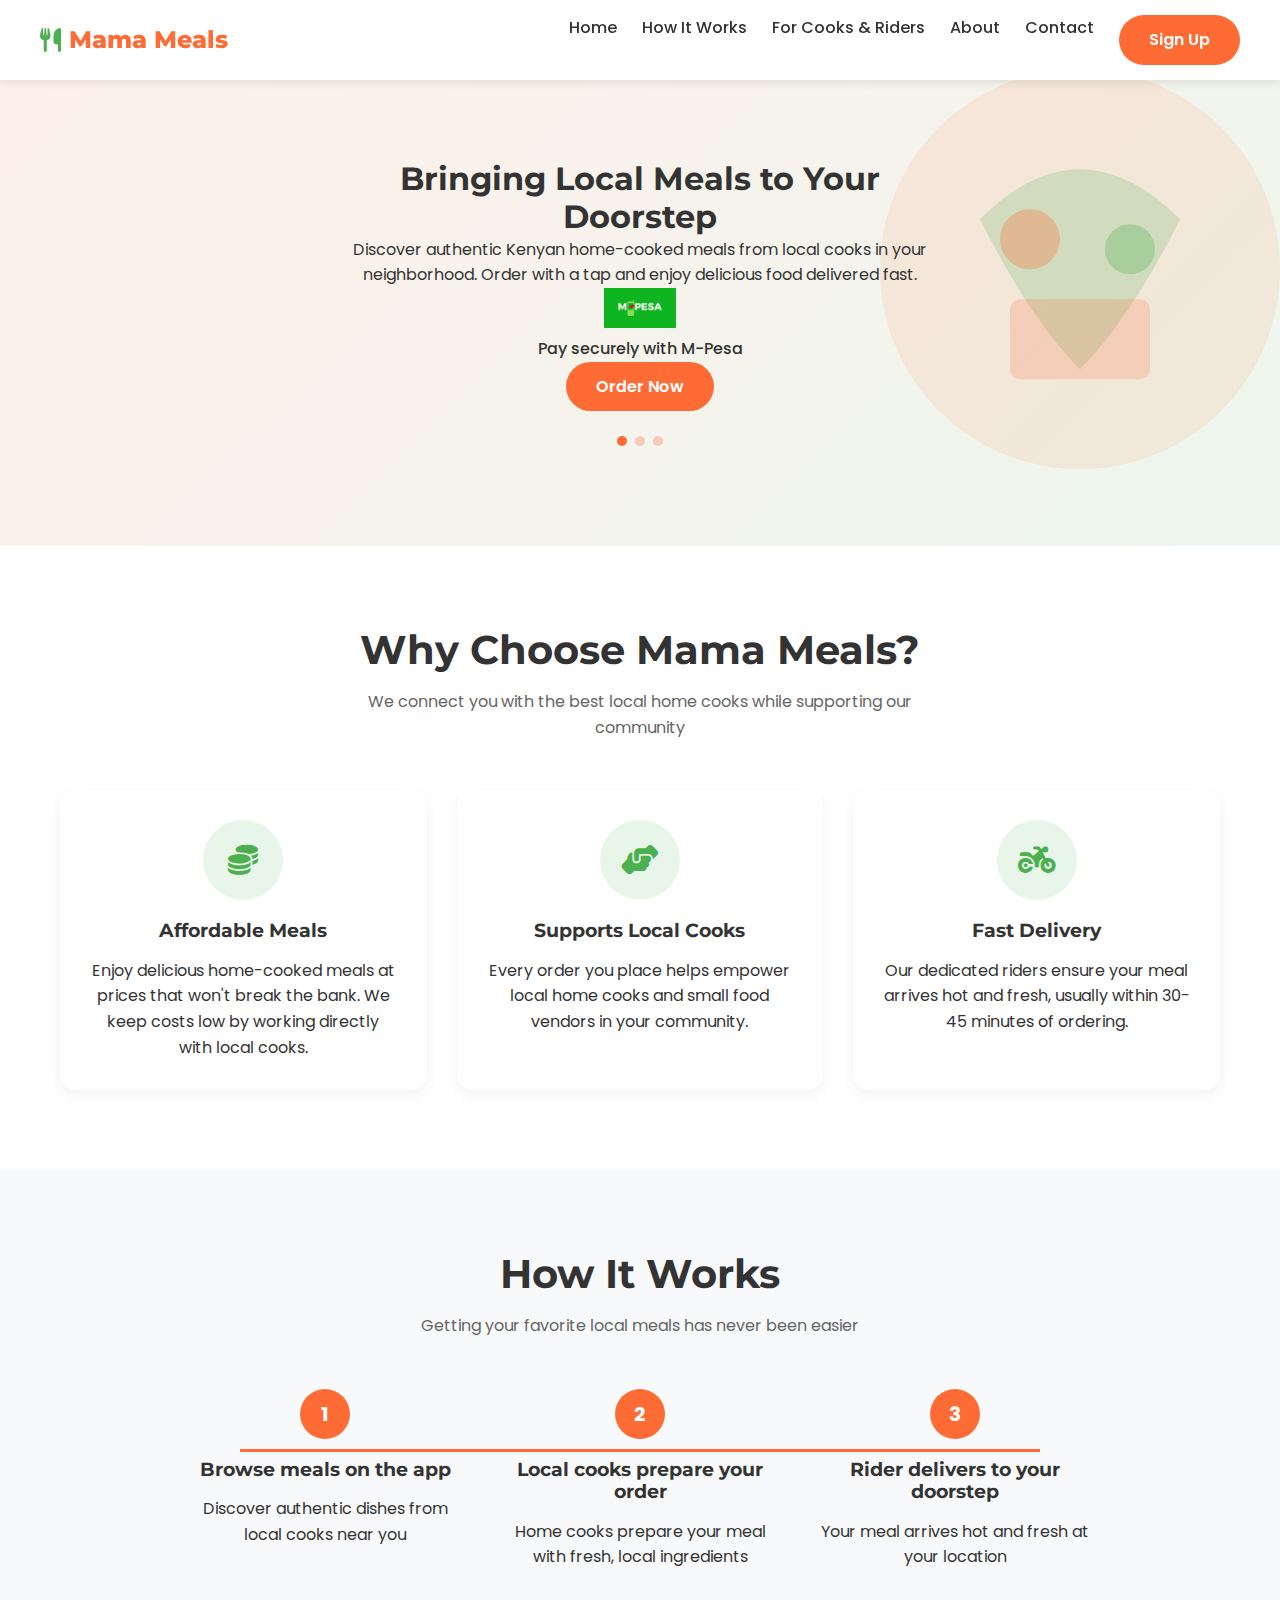
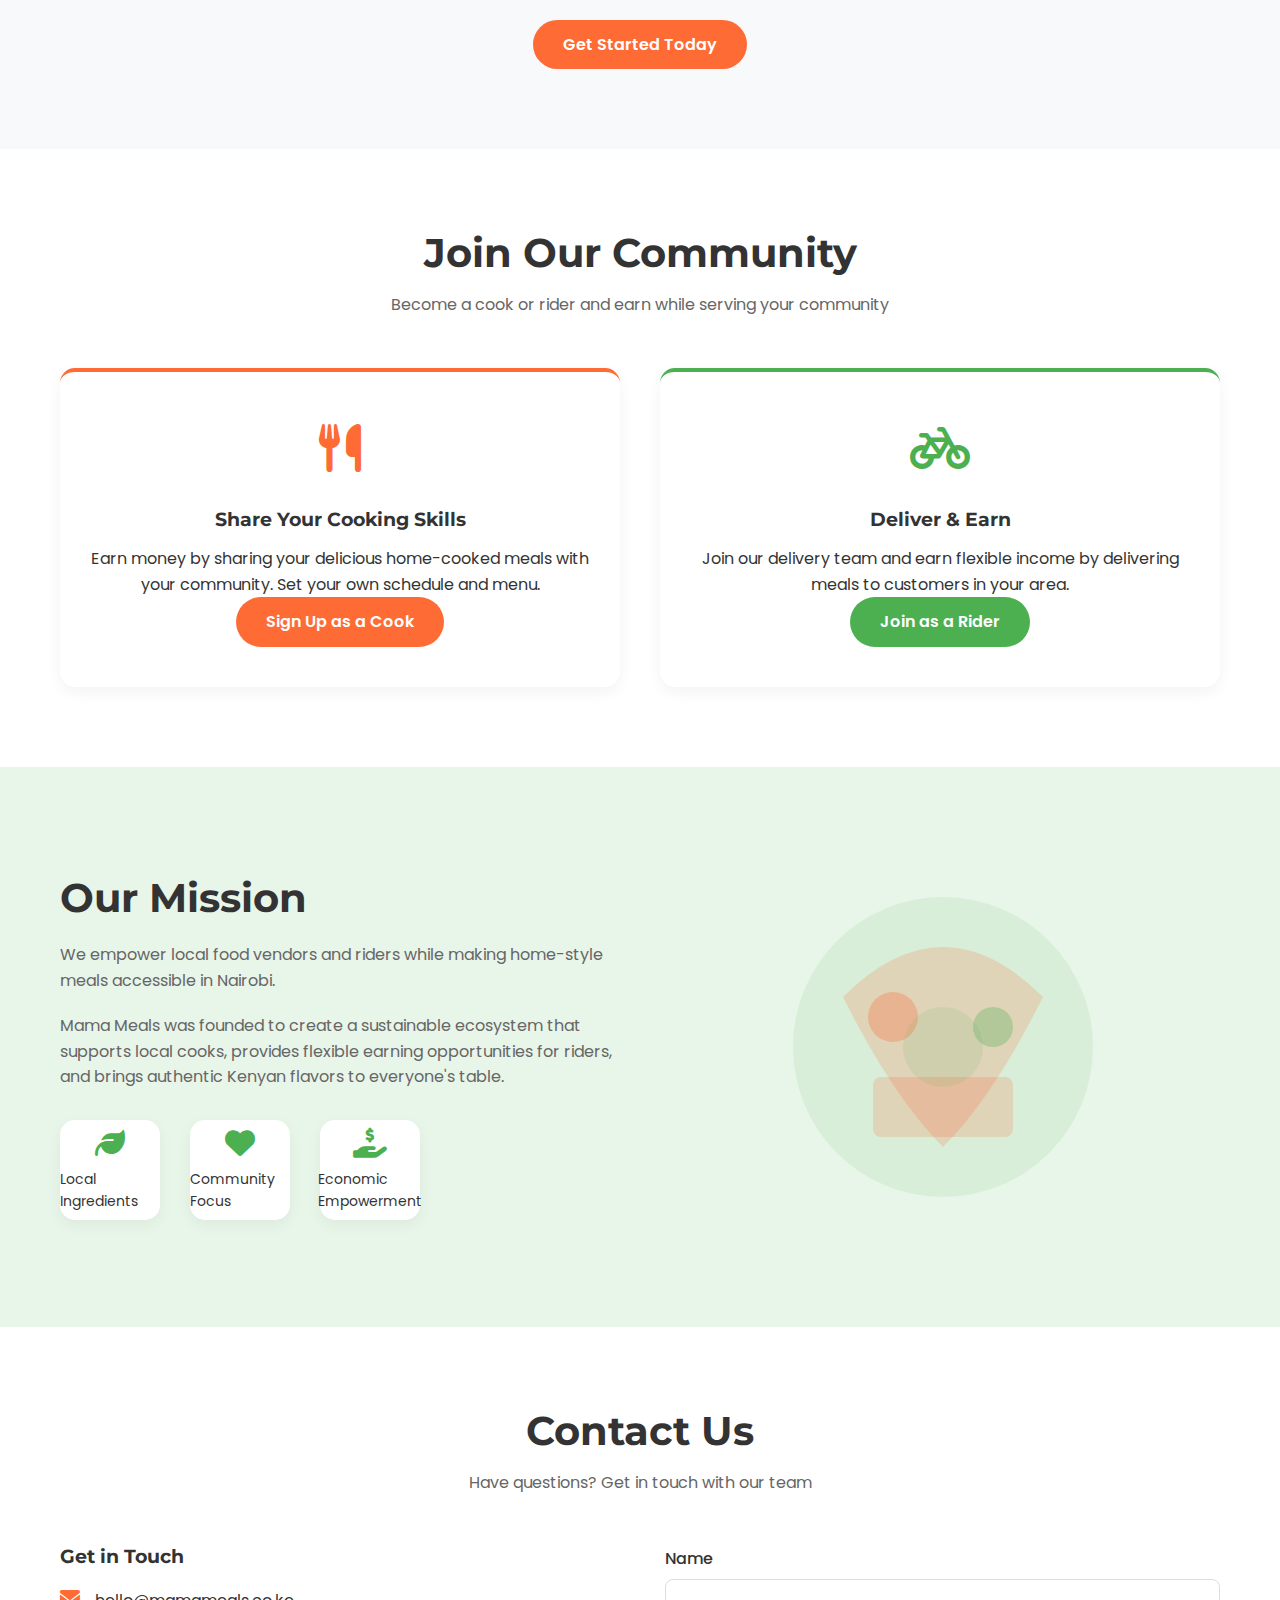
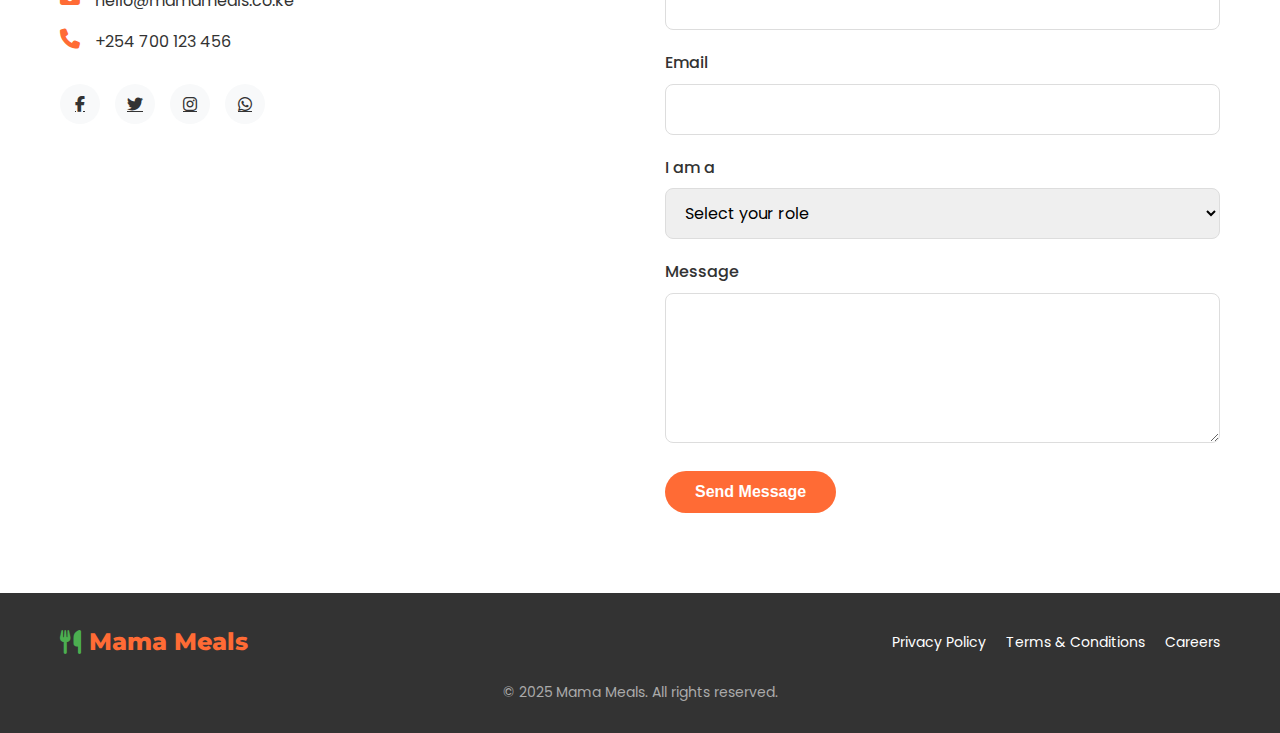
<file: index.html>
<!DOCTYPE html>
<html lang="en">
<head>
  <meta charset="UTF-8">
  <meta name="viewport" content="width=device-width, initial-scale=1.0">
  <title>Mama Meals - Local Food Delivery in Kenya</title>
  <link rel="stylesheet" href="https://cdnjs.cloudflare.com/ajax/libs/font-awesome/6.4.0/css/all.min.css">
  <link href="https://fonts.googleapis.com/css2?family=Poppins:wght@300;400;500;600;700&family=Montserrat:wght@700;800&display=swap" rel="stylesheet">
  <style>
    :root {
      --orange: #FF6B35;
      --green: #4CAF50;
      --light-green: #E8F5E9;
      --dark-green: #2E7D32;
      --white: #FFFFFF;
      --light-gray: #F8F9FA;
      --dark-gray: #333333;
      --medium-gray: #666666;
    }
    
    * {
      margin: 0;
      padding: 0;
      box-sizing: border-box;
    }
    
    body {
      font-family: 'Poppins', sans-serif;
      color: var(--dark-gray);
      line-height: 1.6;
      background-color: var(--white);
      overflow-x: hidden;
    }
    
    h1, h2, h3, h4 {
      font-family: 'Montserrat', sans-serif;
      font-weight: 700;
      line-height: 1.2;
    }
    
    .container {
      width: 100%;
      max-width: 1200px;
      margin: 0 auto;
      padding: 0 20px;
    }
    
    .btn {
      display: inline-block;
      padding: 12px 30px;
      background-color: var(--orange);
      color: var(--white);
      text-decoration: none;
      border-radius: 50px;
      font-weight: 600;
      transition: all 0.3s ease;
      border: none;
      cursor: pointer;
      font-size: 16px;
    }
    
    .btn:hover {
      background-color: #e05a2a;
      transform: translateY(-2px);
      box-shadow: 0 4px 8px rgba(0,0,0,0.1);
    }
    
    .btn-green {
      background-color: var(--green);
    }
    
    .btn-green:hover {
      background-color: var(--dark-green);
    }
    
    /* Header Styles */
    header {
      background-color: var(--white);
      box-shadow: 0 2px 10px rgba(0,0,0,0.1);
      position: fixed;
      width: 100%;
      top: 0;
      z-index: 1000;
    }
    
    .header-container {
      display: flex;
      justify-content: space-between;
      align-items: center;
      padding: 15px 0;
    }
    
    .logo {
      font-family: 'Montserrat', sans-serif;
      font-size: 24px;
      font-weight: 800;
      color: var(--orange);
      text-decoration: none;
      display: flex;
      align-items: center;
    }
    
    .logo i {
      margin-right: 8px;
      color: var(--green);
    }
    
    nav ul {
      display: flex;
      list-style: none;
    }
    
    nav ul li {
      margin-left: 25px;
    }
    
    nav ul li a {
      text-decoration: none;
      color: var(--dark-gray);
      font-weight: 500;
      transition: color 0.3s;
    }
    
    nav ul li a:hover {
      color: var(--orange);
    }
    
    .mobile-menu-btn {
      display: none;
      background: none;
      border: none;
      font-size: 24px;
      color: var(--dark-gray);
      cursor: pointer;
    }
    
    /* Hero Slideshow Styles */
    .hero-slideshow {
      background: linear-gradient(135deg, rgba(255,107,53,0.1) 0%, rgba(76,175,80,0.1) 100%);
      padding: 160px 0 100px;
      position: relative;
      overflow: hidden;
    }
    
    .hero-content {
      max-width: 600px;
      position: relative;
      z-index: 2;
      text-align: center;
      margin: 0 auto;
    }
    
    .slide {
      display: none;
      animation: fadeIn 0.8s ease-in-out;
    }
    
    .slide.active {
      display: block;
    }
    
    @keyframes fadeIn {
      from { opacity: 0; transform: translateY(10px); }
      to { opacity: 1; transform: translateY(0); }
    }
    
    .slide-indicators {
      display: flex;
      justify-content: center;
      gap: 8px;
      margin-top: 25px;
    }
    
    .indicator {
      width: 10px;
      height: 10px;
      border-radius: 50%;
      background: rgba(255, 107, 53, 0.3);
      cursor: pointer;
      transition: background 0.3s;
    }
    
    .indicator.active {
      background: var(--orange);
    }
    
    /* Illustrations */
    .hero-illustration {
      position: absolute;
      right: -50px;
      top: 50%;
      transform: translateY(-50%);
      width: 45%;
      max-width: 500px;
      z-index: 1;
      opacity: 0;
      visibility: hidden;
      transition: opacity 0.5s ease;
    }
    
    .hero-illustration.active {
      opacity: 1;
      visibility: visible;
    }
    
    /* Benefits Section */
    .benefits {
      padding: 80px 0;
      background-color: var(--white);
    }
    
    .section-title {
      text-align: center;
      margin-bottom: 50px;
    }
    
    .section-title h2 {
      font-size: 2.5rem;
      margin-bottom: 15px;
      color: var(--dark-gray);
    }
    
    .section-title p {
      color: var(--medium-gray);
      max-width: 600px;
      margin: 0 auto;
    }
    
    .benefits-grid {
      display: grid;
      grid-template-columns: repeat(auto-fit, minmax(280px, 1fr));
      gap: 30px;
    }
    
    .benefit-card {
      background: var(--white);
      border-radius: 15px;
      padding: 30px;
      text-align: center;
      box-shadow: 0 5px 15px rgba(0,0,0,0.05);
      transition: transform 0.3s ease;
    }
    
    .benefit-card:hover {
      transform: translateY(-10px);
    }
    
    .benefit-icon {
      width: 80px;
      height: 80px;
      background: var(--light-green);
      border-radius: 50%;
      display: flex;
      align-items: center;
      justify-content: center;
      margin: 0 auto 20px;
      color: var(--green);
      font-size: 30px;
    }
    
    .benefit-card h3 {
      margin-bottom: 15px;
      color: var(--dark-gray);
    }
    
    /* How It Works */
    .how-it-works {
      padding: 80px 0;
      background-color: var(--light-gray);
    }
    
    .steps {
      display: flex;
      justify-content: space-between;
      flex-wrap: wrap;
      max-width: 900px;
      margin: 0 auto;
      position: relative;
    }
    
    .steps::before {
      content: "";
      position: absolute;
      top: 60px;
      left: 50px;
      right: 50px;
      height: 3px;
      background: var(--orange);
      z-index: 1;
    }
    
    .step {
      text-align: center;
      width: 30%;
      position: relative;
      z-index: 2;
    }
    
    .step-number {
      width: 50px;
      height: 50px;
      background: var(--orange);
      color: var(--white);
      border-radius: 50%;
      display: flex;
      align-items: center;
      justify-content: center;
      margin: 0 auto 20px;
      font-weight: 700;
      font-size: 20px;
    }
    
    .step h3 {
      margin-bottom: 15px;
      color: var(--dark-gray);
    }
    
    /* Cooks & Riders */
    .cooks-riders {
      padding: 80px 0;
      background-color: var(--white);
    }
    
    .cooks-riders-grid {
      display: grid;
      grid-template-columns: repeat(auto-fit, minmax(300px, 1fr));
      gap: 40px;
      margin-top: 50px;
    }
    
    .role-card {
      background: var(--white);
      border-radius: 15px;
      padding: 40px 30px;
      text-align: center;
      box-shadow: 0 5px 15px rgba(0,0,0,0.05);
      border-top: 4px solid var(--orange);
    }
    
    .role-card.green-border {
      border-top-color: var(--green);
    }
    
    .role-icon {
      font-size: 48px;
      margin-bottom: 20px;
      color: var(--orange);
    }
    
    .role-card.green-border .role-icon {
      color: var(--green);
    }
    
    .role-card h3 {
      margin-bottom: 15px;
      color: var(--dark-gray);
    }
    
    /* About Us */
    .about {
      padding: 80px 0;
      background-color: var(--light-green);
    }
    
    .about-content {
      display: flex;
      align-items: center;
      gap: 50px;
    }
    
    .about-text {
      flex: 1;
    }
    
    .about-text h2 {
      font-size: 2.5rem;
      margin-bottom: 20px;
      color: var(--dark-gray);
    }
    
    .about-text p {
      margin-bottom: 20px;
      color: var(--medium-gray);
    }
    
    .about-icons {
      display: flex;
      gap: 30px;
      margin-top: 30px;
    }
    
    .icon-box {
      background: var(--white);
      width: 100px;
      height: 100px;
      border-radius: 15px;
      display: flex;
      flex-direction: column;
      align-items: center;
      justify-content: center;
      box-shadow: 0 5px 15px rgba(0,0,0,0.05);
    }
    
    .icon-box i {
      font-size: 30px;
      color: var(--green);
      margin-bottom: 10px;
    }
    
    .icon-box p {
      font-size: 14px;
      color: var(--dark-gray);
      margin: 0;
    }
    
    .about-illustration {
      flex: 1;
      display: flex;
      justify-content: center;
    }
    
    .illustration {
      width: 100%;
      max-width: 400px;
    }
    
    /* Contact */
    .contact {
      padding: 80px 0;
      background-color: var(--white);
    }
    
    .contact-container {
      display: grid;
      grid-template-columns: repeat(auto-fit, minmax(300px, 1fr));
      gap: 50px;
    }
    
    .contact-info h3 {
      margin-bottom: 20px;
      color: var(--dark-gray);
    }
    
    .contact-details {
      margin-bottom: 30px;
    }
    
    .contact-item {
      display: flex;
      margin-bottom: 15px;
    }
    
    .contact-item i {
      color: var(--orange);
      margin-right: 15px;
      font-size: 20px;
    }
    
    .social-icons {
      display: flex;
      gap: 15px;
      margin-top: 20px;
    }
    
    .social-icons a {
      display: flex;
      align-items: center;
      justify-content: center;
      width: 40px;
      height: 40px;
      border-radius: 50%;
      background: var(--light-gray);
      color: var(--dark-gray);
      transition: all 0.3s;
    }
    
    .social-icons a:hover {
      background: var(--orange);
      color: var(--white);
    }
    
    .contact-form .form-group {
      margin-bottom: 20px;
    }
    
    .contact-form label {
      display: block;
      margin-bottom: 8px;
      font-weight: 500;
      color: var(--dark-gray);
    }
    
    .contact-form input,
    .contact-form select,
    .contact-form textarea {
      width: 100%;
      padding: 12px 15px;
      border: 1px solid #ddd;
      border-radius: 8px;
      font-family: 'Poppins', sans-serif;
      font-size: 16px;
    }
    
    .contact-form textarea {
      height: 150px;
      resize: vertical;
    }
    
    /* Footer */
    footer {
      background-color: var(--dark-gray);
      color: var(--white);
      padding: 30px 0;
    }
    
    .footer-content {
      display: flex;
      justify-content: space-between;
      flex-wrap: wrap;
      align-items: center;
    }
    
    .footer-links {
      display: flex;
      gap: 20px;
    }
    
    .footer-links a {
      color: var(--white);
      text-decoration: none;
      font-size: 14px;
      transition: color 0.3s;
    }
    
    .footer-links a:hover {
      color: var(--orange);
    }
    
    .copyright {
      font-size: 14px;
      color: #aaa;
      margin-top: 20px;
      text-align: center;
      width: 100%;
    }
    
    /* Responsive Design */
    @media (max-width: 992px) {
      .hero-slideshow h1 {
        font-size: 2.8rem;
      }
      
      .about-content {
        flex-direction: column;
      }
      
      .steps::before {
        display: none;
      }
      
      .step {
        width: 100%;
        margin-bottom: 40px;
      }
    }
    
    @media (max-width: 768px) {
      .mobile-menu-btn {
        display: block;
      }
      
      nav {
        position: fixed;
        top: 70px;
        left: 0;
        background: var(--white);
        width: 100%;
        padding: 20px;
        box-shadow: 0 5px 10px rgba(0,0,0,0.1);
        transform: translateY(-150%);
        transition: transform 0.3s ease;
      }
      
      nav.active {
        transform: translateY(0);
      }
      
      nav ul {
        flex-direction: column;
      }
      
      nav ul li {
        margin: 10px 0;
      }
      
      .hero-slideshow {
        padding: 140px 0 80px;
      }
      
      .hero-illustration {
        display: none !important;
      }
      
      .hero-content {
        text-align: center;
        max-width: 100%;
        padding: 0 15px;
      }
      
      .hero-slideshow h1 {
        font-size: 2.3rem;
      }
      
      .section-title h2 {
        font-size: 2rem;
      }
    }
    
    @media (max-width: 480px) {
      .hero-slideshow h1 {
        font-size: 2rem;
      }
      
      .btn {
        padding: 10px 20px;
        font-size: 14px;
      }
      
      .footer-content {
        flex-direction: column;
        gap: 20px;
      }
      
      .copyright {
        margin-top: 10px;
      }
    }
  </style>
</head>
<body>
  <!-- Header -->
  <header>
    <div class="container header-container">
      <a href="#" class="logo">
        <i class="fas fa-utensils"></i>
        Mama Meals
      </a>
      <button class="mobile-menu-btn" id="mobileMenuBtn">
        <i class="fas fa-bars"></i>
      </button>
      <nav id="mainNav">
        <ul>
          <li><a href="#home">Home</a></li>
          <li><a href="#how-it-works">How It Works</a></li>
          <li><a href="#cooks-riders">For Cooks & Riders</a></li>
          <li><a href="#about">About</a></li>
          <li><a href="#contact">Contact</a></li>
          <li><a href="cook-signup.html" class="btn">Sign Up</a></li>
        </ul>
      </nav>
    </div>
  </header>

  <!-- Hero Slideshow Section -->
  <section class="hero-slideshow" id="home">
    <div class="container">
      <div class="hero-content">
        <!-- Slide 1: For Customers -->
        <div class="slide active" data-slide="1">
          <h1>Bringing Local Meals to Your Doorstep</h1>
          <p>Discover authentic Kenyan home-cooked meals from local cooks in your neighborhood. Order with a tap and enjoy delicious food delivered fast.</p>
          <div class="payment-badges">
    <img src="Images\Mpesa.jpg" 
         alt="M-Pesa" 
         style="height: 40px; display: block; margin: 0 auto 8px;">
    <span style="display: block; text-align: center; font-weight: 500;">Pay securely with M-Pesa</span>
  </div>
          <a href="#" class="btn">Order Now</a>
        </div>

        <!-- Slide 2: For Cooks -->
        <div class="slide" data-slide="2">
          <h1>Share Your Kitchen with Nairobi</h1>
          <p>Turn your passion for cooking into income. Join Mama Meals and serve your community with every dish you prepare.</p>
          <a href="cook-signup.html" class="btn">Sign Up as a Cook</a>
        </div>

        <!-- Slide 3: For Riders -->
        <div class="slide" data-slide="3">
          <h1>Deliver Joy, Earn Flexibly</h1>
          <p>Join our rider network and earn weekly income while delivering hot, fresh meals across your city.</p>
          <a href="rider-signup.html" class="btn btn-green">Join as a Rider</a>
        </div>

        <!-- Slide Indicators -->
        <div class="slide-indicators">
          <span class="indicator active" data-slide="1"></span>
          <span class="indicator" data-slide="2"></span>
          <span class="indicator" data-slide="3"></span>
        </div>
      </div>
    </div>

    <!-- Slideshow Illustrations (SVGs) -->
    <div class="hero-illustration hero-illustration-1 active">
      <svg viewBox="0 0 500 500" xmlns="http://www.w3.org/2000/svg">
        <circle cx="250" cy="250" r="200" fill="#FF6B35" opacity="0.1"/>
        <path d="M150 200 Q250 100 350 200 Q300 300 250 350 Q200 300 150 200" fill="#4CAF50" opacity="0.2"/>
        <circle cx="200" cy="220" r="30" fill="#FF6B35" opacity="0.3"/>
        <circle cx="300" cy="230" r="25" fill="#4CAF50" opacity="0.3"/>
        <rect x="180" y="280" width="140" height="80" rx="10" fill="#FF6B35" opacity="0.2"/>
      </svg>
    </div>

    <div class="hero-illustration hero-illustration-2">
      <svg viewBox="0 0 500 500" xmlns="http://www.w3.org/2000/svg">
        <circle cx="250" cy="250" r="200" fill="#4CAF50" opacity="0.1"/>
        <path d="M200 180 Q250 130 300 180 L280 250 Q250 280 220 250 Z" fill="#FF6B35" opacity="0.3"/>
        <circle cx="250" cy="220" r="40" fill="#FFF8E1"/>
        <rect x="220" y="270" width="60" height="30" rx="5" fill="#4CAF50" opacity="0.4"/>
        <circle cx="235" cy="285" r="8" fill="#333"/>
        <circle cx="265" cy="285" r="8" fill="#333"/>
      </svg>
    </div>

    <div class="hero-illustration hero-illustration-3">
      <svg viewBox="0 0 500 500" xmlns="http://www.w3.org/2000/svg">
        <circle cx="250" cy="250" r="200" fill="#2E7D32" opacity="0.1"/>
        <path d="M180 220 L240 170 L300 220 L240 270 Z" fill="#FF6B35" opacity="0.3"/>
        <circle cx="240" cy="220" r="35" fill="#E8F5E9"/>
        <rect x="210" y="290" width="60" height="40" rx="5" fill="#FF6B35" opacity="0.3"/>
        <circle cx="225" cy="300" r="8" fill="#333"/>
        <circle cx="255" cy="300" r="8" fill="#333"/>
        <path d="M200 250 L180 280 M280 250 L300 280" stroke="#333" stroke-width="4"/>
      </svg>
    </div>
  </section>

  <!-- Benefits Section -->
  <section class="benefits">
    <div class="container">
      <div class="section-title">
        <h2>Why Choose Mama Meals?</h2>
        <p>We connect you with the best local home cooks while supporting our community</p>
      </div>
      <div class="benefits-grid">
        <div class="benefit-card">
          <div class="benefit-icon">
            <i class="fas fa-coins"></i>
          </div>
          <h3>Affordable Meals</h3>
          <p>Enjoy delicious home-cooked meals at prices that won't break the bank. We keep costs low by working directly with local cooks.</p>
        </div>
        <div class="benefit-card">
          <div class="benefit-icon">
            <i class="fas fa-hands-helping"></i>
          </div>
          
          <h3>Supports Local Cooks</h3>
          <p>Every order you place helps empower local home cooks and small food vendors in your community.</p>
        </div>
        <div class="benefit-card">
          <div class="benefit-icon">
            <i class="fas fa-motorcycle"></i>
          </div>
          <h3>Fast Delivery</h3>
          <p>Our dedicated riders ensure your meal arrives hot and fresh, usually within 30-45 minutes of ordering.</p>
        </div>
      </div>
    </div>
  </section>

  <!-- How It Works -->
  <section class="how-it-works" id="how-it-works">
    <div class="container">
      <div class="section-title">
        <h2>How It Works</h2>
        <p>Getting your favorite local meals has never been easier</p>
      </div>
      <div class="steps">
        <div class="step">
          <div class="step-number">1</div>
          <h3>Browse meals on the app</h3>
          <p>Discover authentic dishes from local cooks near you</p>
        </div>
        <div class="step">
          <div class="step-number">2</div>
          <h3>Local cooks prepare your order</h3>
          <p>Home cooks prepare your meal with fresh, local ingredients</p>
        </div>
        <div class="step">
          <div class="step-number">3</div>
          <h3>Rider delivers to your doorstep</h3>
          <p>Your meal arrives hot and fresh at your location</p>
        </div>
      </div>
      <div style="text-align: center; margin-top: 50px;">
        <a href="#" class="btn">Get Started Today</a>
      </div>
    </div>
  </section>

  <!-- For Cooks & Riders -->
  <section class="cooks-riders" id="cooks-riders">
    <div class="container">
      <div class="section-title">
        <h2>Join Our Community</h2>
        <p>Become a cook or rider and earn while serving your community</p>
      
      </div>
      <div class="cooks-riders-grid">
        <div class="role-card">
          <div class="role-icon">
            <i class="fas fa-utensils"></i>
          </div>
          <h3>Share Your Cooking Skills</h3>
          <p>Earn money by sharing your delicious home-cooked meals with your community. Set your own schedule and menu.</p>
          <a href="cook-signup.html" class="btn">Sign Up as a Cook</a>
        </div>
        <div class="role-card green-border">
          <div class="role-icon">
            <i class="fas fa-bicycle"></i>
          </div>
          <h3>Deliver & Earn</h3>
          <p>Join our delivery team and earn flexible income by delivering meals to customers in your area.</p>
          <a href="rider-signup.html" class="btn btn-green">Join as a Rider</a>
        </div>
      </div>
    </div>
  </section>

  <!-- About Us -->
  <section class="about" id="about">
    <div class="container">
      <div class="about-content">
        <div class="about-text">
          <h2>Our Mission</h2>
          <p>We empower local food vendors and riders while making home-style meals accessible in Nairobi.</p>
          <p>Mama Meals was founded to create a sustainable ecosystem that supports local cooks, provides flexible earning opportunities for riders, and brings authentic Kenyan flavors to everyone's table.</p>
          <div class="about-icons">
            <div class="icon-box">
              <i class="fas fa-leaf"></i>
              <p>Local Ingredients</p>
            </div>
            <div class="icon-box">
              <i class="fas fa-heart"></i>
              <p>Community Focus</p>
            </div>
            <div class="icon-box">
              <i class="fas fa-hand-holding-usd"></i>
              <p>Economic Empowerment</p>
            </div>
          </div>
        </div>
        <div class="about-illustration">
          <svg viewBox="0 0 400 400" xmlns="http://www.w3.org/2000/svg" class="illustration">
            <circle cx="200" cy="200" r="150" fill="#4CAF50" opacity="0.1"/>
            <path d="M100 150 Q200 50 300 150 Q250 250 200 300 Q150 250 100 150" fill="#FF6B35" opacity="0.2"/>
            <circle cx="150" cy="170" r="25" fill="#FF6B35" opacity="0.3"/>
            <circle cx="250" cy="180" r="20" fill="#4CAF50" opacity="0.3"/>
            <rect x="130" y="230" width="140" height="60" rx="8" fill="#FF6B35" opacity="0.2"/>
            <circle cx="200" cy="200" r="40" fill="#4CAF50" opacity="0.1"/>
          </svg>
        </div>
      </div>
    </div>
  </section>

  <!-- Contact -->
  <section class="contact" id="contact">
    <div class="container">
      <div class="section-title">
        <h2>Contact Us</h2>
        <p>Have questions? Get in touch with our team</p>
      </div>
      <div class="contact-container">
        <div class="contact-info">
          <h3>Get in Touch</h3>
          <div class="contact-details">
            <div class="contact-item">
              <i class="fas fa-envelope"></i>
              <span>hello@mamameals.co.ke</span>
            </div>
            <div class="contact-item">
              <i class="fas fa-phone"></i>
              <span>+254 700 123 456</span>
            </div>
          </div>
          <div class="social-icons">
            <a href="#"><i class="fab fa-facebook-f"></i></a>
            <a href="#"><i class="fab fa-twitter"></i></a>
            <a href="#"><i class="fab fa-instagram"></i></a>
            <a href="#"><i class="fab fa-whatsapp"></i></a>
          </div>
        </div>
        <div class="contact-form">
          <form>
            <div class="form-group">
              <label for="name">Name</label>
              <input type="text" id="name" required>
            </div>
            <div class="form-group">
              <label for="email">Email</label>
              <input type="email" id="email" required>
            </div>
            <div class="form-group">
              <label for="role">I am a</label>
              <select id="role" required>
                <option value="">Select your role</option>
                <option value="customer">Customer</option>
                <option value="cook">Cook</option>
                <option value="rider">Rider</option>
                <option value="partner">Partner</option>
              </select>
            </div>
            <div class="form-group">
              <label for="message">Message</label>
              <textarea id="message" required></textarea>
            </div>
            <button type="submit" class="btn">Send Message</button>
          </form>
        </div>
      </div>
    </div>
  </section>

  <!-- Footer -->
  <footer>
    <div class="container">
      <div class="footer-content">
        <div class="logo">
          <i class="fas fa-utensils"></i>
          Mama Meals
        </div>
        <div class="footer-links">
          <a href="#">Privacy Policy</a>
          <a href="#">Terms & Conditions</a>
          <a href="#">Careers</a>
        </div>
      </div>
      <div class="copyright">
        &copy; 2025 Mama Meals. All rights reserved.
      </div>
    </div>
  </footer>

  <script>
    // Mobile menu toggle
    const mobileMenuBtn = document.getElementById('mobileMenuBtn');
    const mainNav = document.getElementById('mainNav');
    
    mobileMenuBtn.addEventListener('click', () => {
      mainNav.classList.toggle('active');
    });
    
    // Smooth scrolling for anchor links
    document.querySelectorAll('a[href^="#"]').forEach(anchor => {
      anchor.addEventListener('click', function(e) {
        e.preventDefault();
        
        const targetId = this.getAttribute('href');
        if(targetId === '#') return;
        
        const targetElement = document.querySelector(targetId);
        if(targetElement) {
          window.scrollTo({
            top: targetElement.offsetTop - 80,
            behavior: 'smooth'
          });
          
          // Close mobile menu if open
          mainNav.classList.remove('active');
        }
      });
    });
    
    // Close mobile menu when clicking outside
    document.addEventListener('click', (e) => {
      if(!mainNav.contains(e.target) && !mobileMenuBtn.contains(e.target)) {
        mainNav.classList.remove('active');
      }
    });

    // Slideshow functionality
    let currentSlide = 1;
    const totalSlides = 3;
    const slideInterval = 6000; // Change every 6 seconds

    function showSlide(slideNumber) {
      // Update slides
      document.querySelectorAll('.slide').forEach(slide => {
        slide.classList.remove('active');
      });
      document.querySelector(`.slide[data-slide="${slideNumber}"]`).classList.add('active');
      
      // Update illustrations
      document.querySelectorAll('.hero-illustration').forEach(ill => {
        ill.classList.remove('active');
      });
      document.querySelector(`.hero-illustration-${slideNumber}`).classList.add('active');
      
      // Update indicators
      document.querySelectorAll('.indicator').forEach(ind => {
        ind.classList.remove('active');
      });
      document.querySelector(`.indicator[data-slide="${slideNumber}"]`).classList.add('active');
      
      currentSlide = slideNumber;
    }

    // Auto-rotate
    setInterval(() => {
      let next = currentSlide + 1;
      if (next > totalSlides) next = 1;
      showSlide(next);
    }, slideInterval);

    // Manual indicator click
    document.querySelectorAll('.indicator').forEach(indicator => {
      indicator.addEventListener('click', () => {
        const slideNum = parseInt(indicator.getAttribute('data-slide'));
        showSlide(slideNum);
      });
    });
  </script>
</body>
</html>
</file>
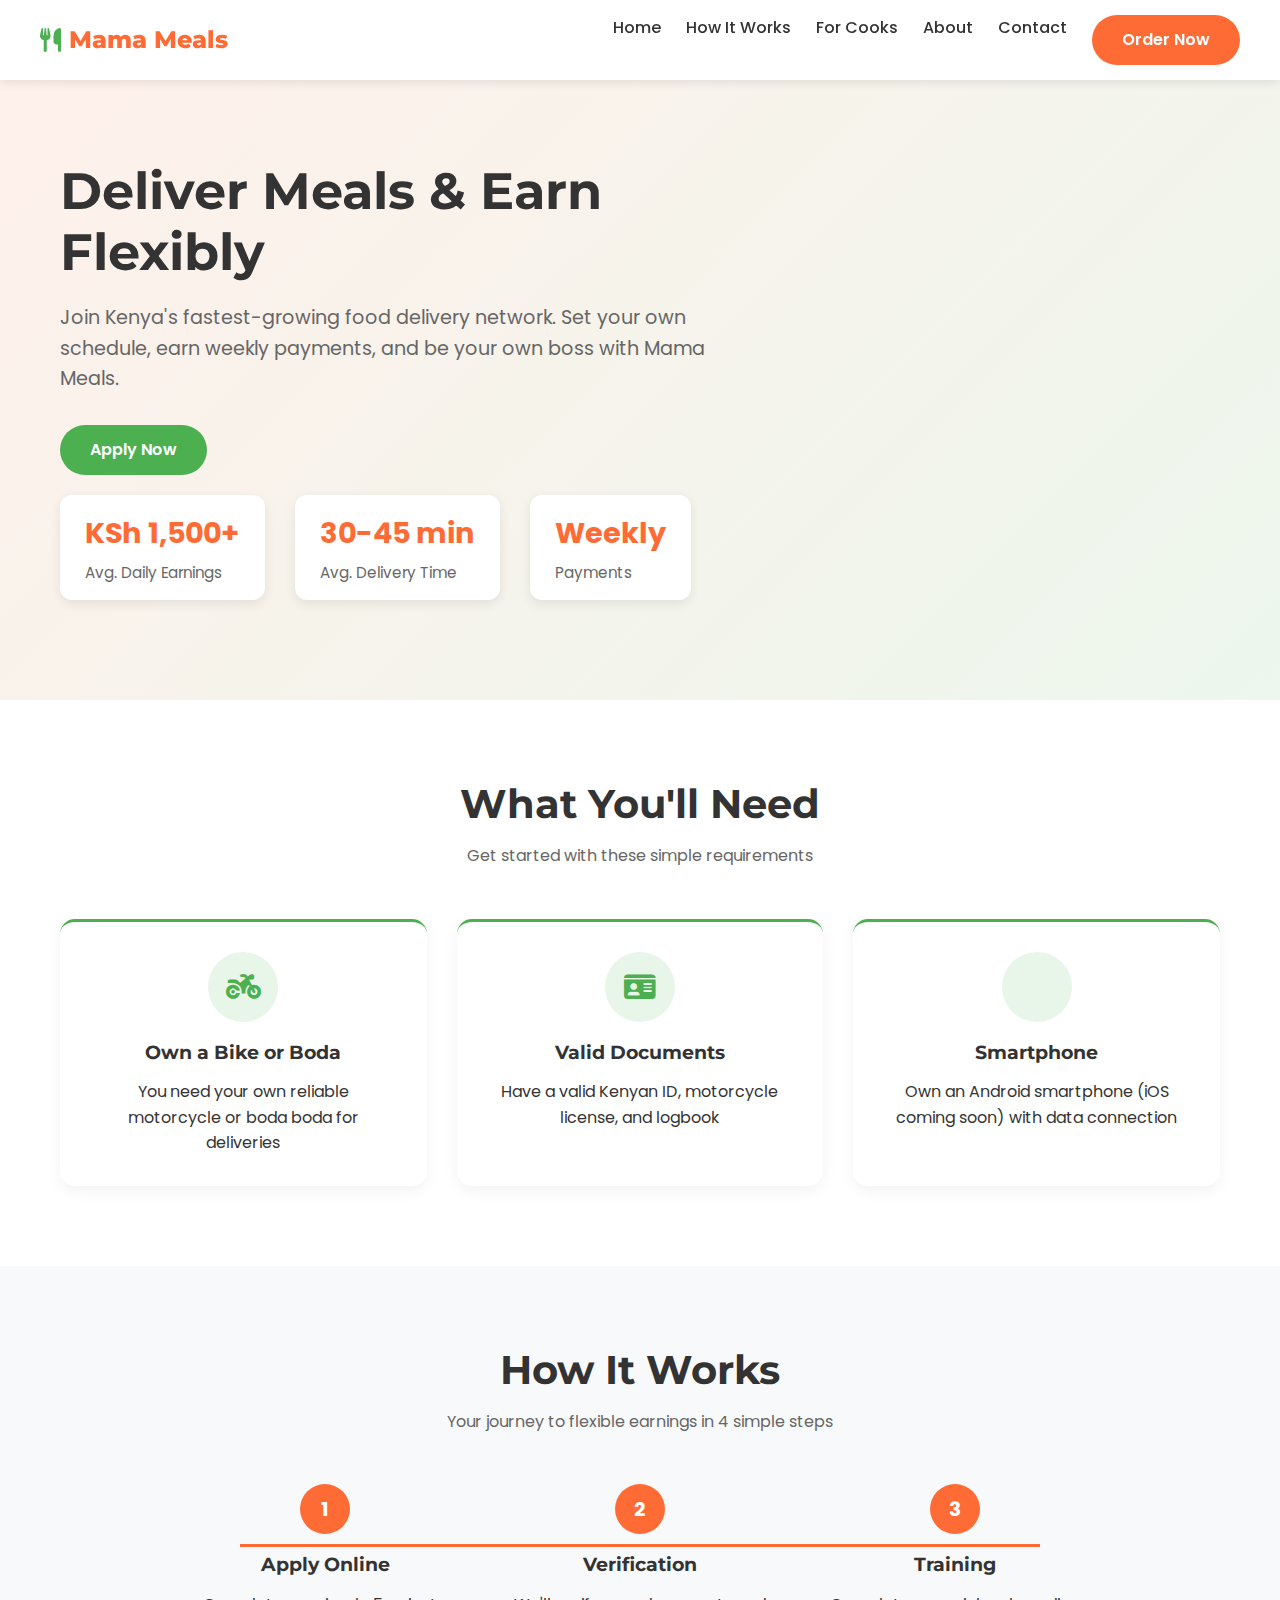
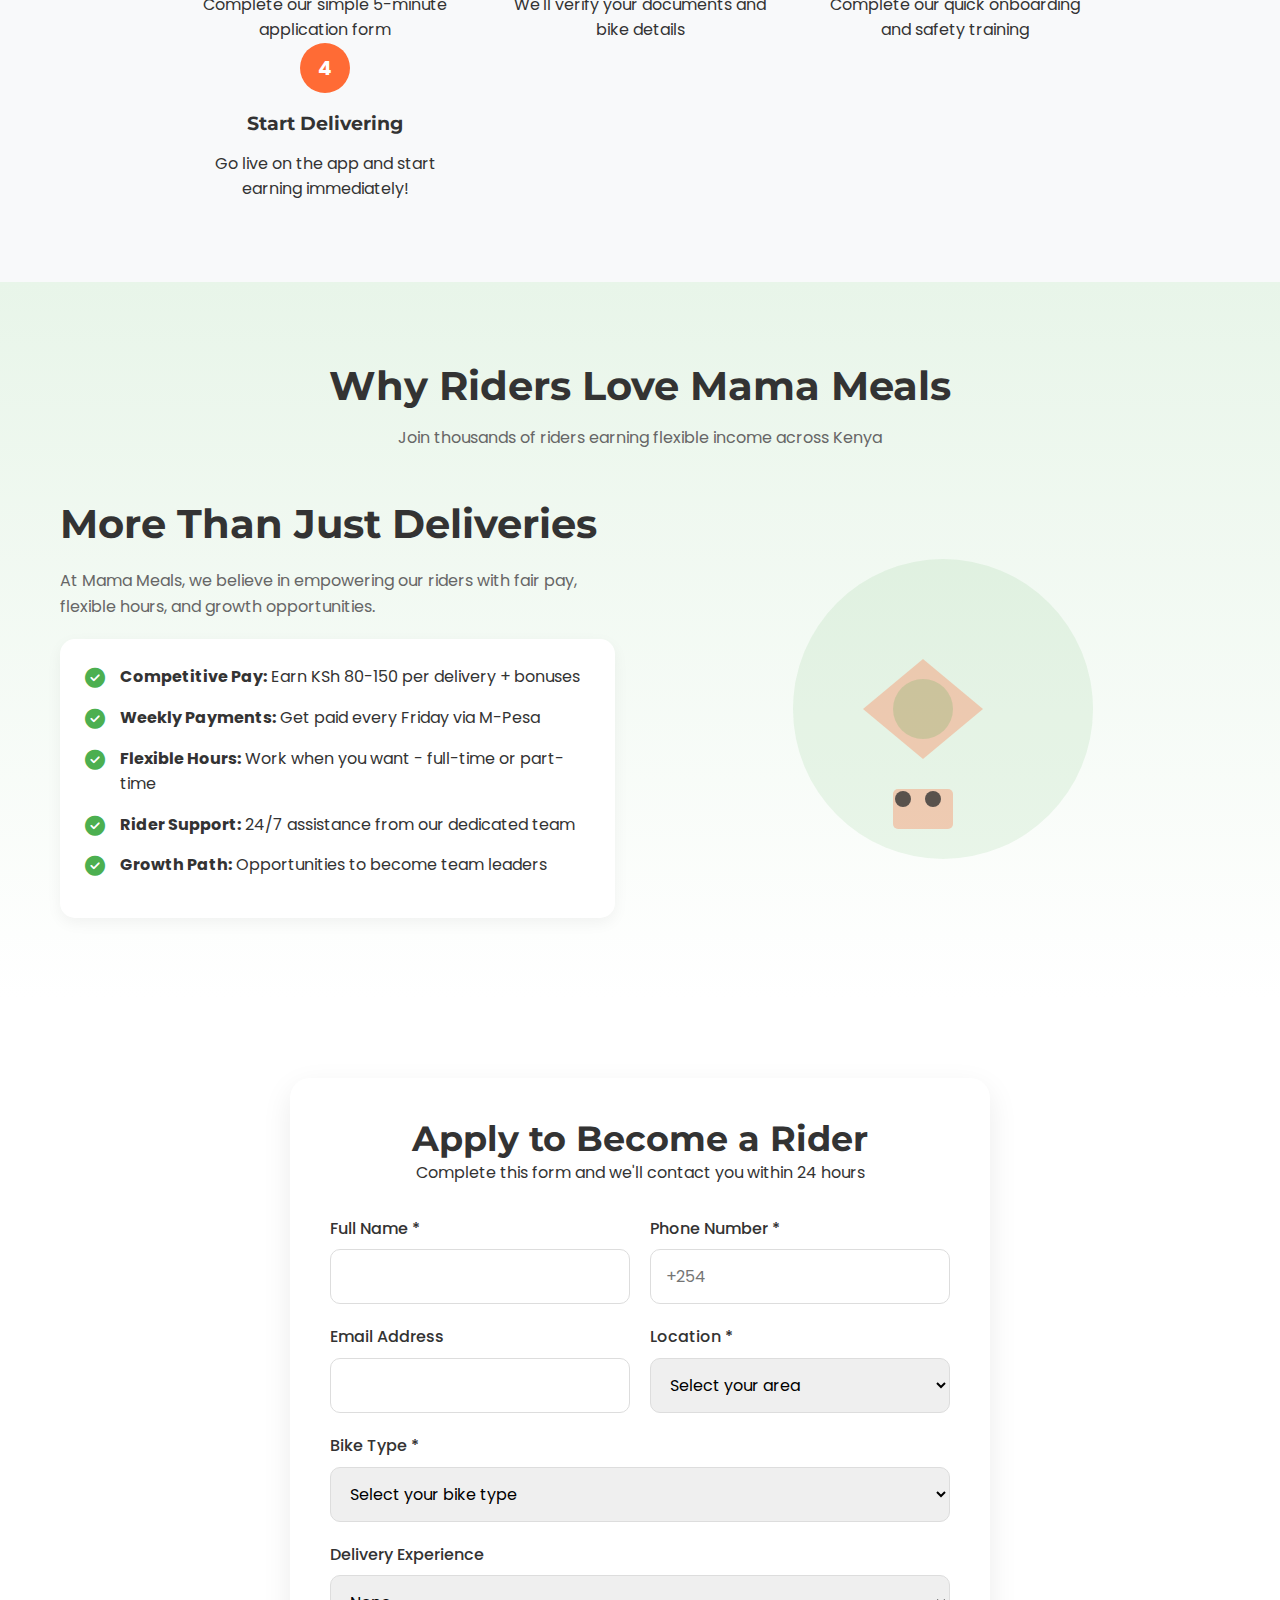
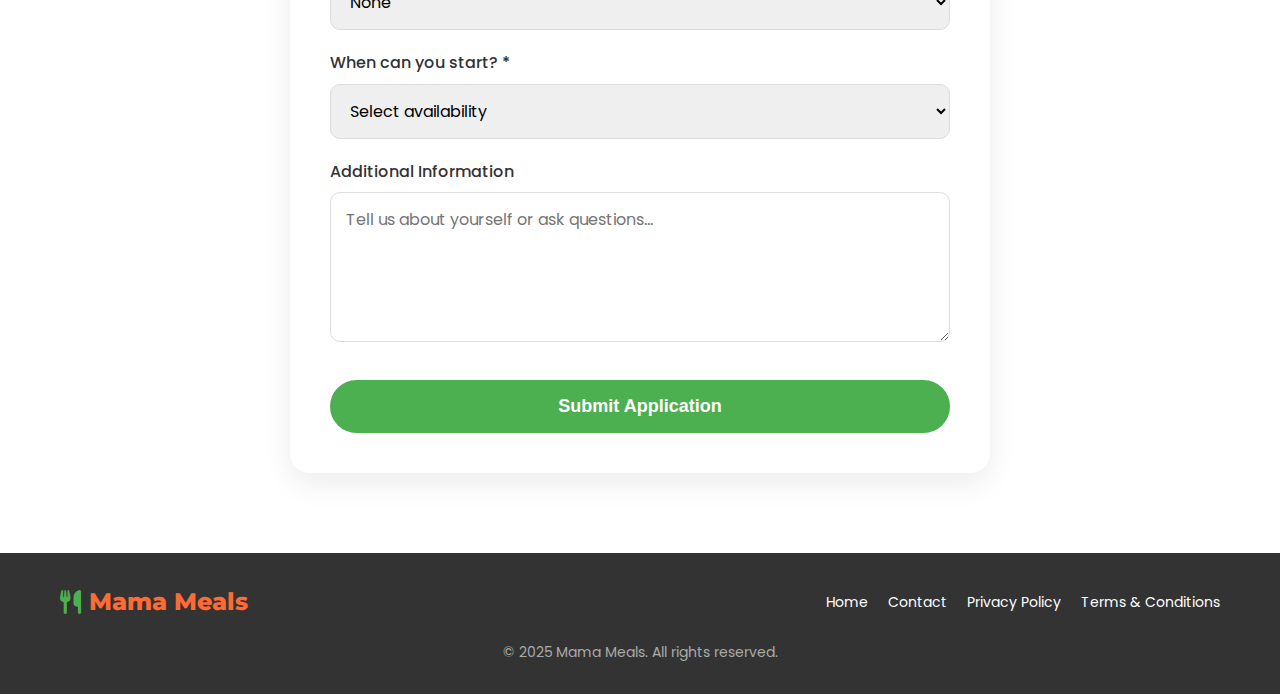
<file: rider-signup.html>
<!DOCTYPE html>
<html lang="en">
<head>
  <meta charset="UTF-8">
  <meta name="viewport" content="width=device-width, initial-scale=1.0">
  <title>Join as a Rider - Mama Meals</title>
  <link rel="stylesheet" href="https://cdnjs.cloudflare.com/ajax/libs/font-awesome/6.4.0/css/all.min.css">
  <link href="https://fonts.googleapis.com/css2?family=Poppins:wght@300;400;500;600;700&family=Montserrat:wght@700;800&display=swap" rel="stylesheet">
  <style>
    :root {
      --orange: #FF6B35;
      --green: #4CAF50;
      --light-green: #E8F5E9;
      --dark-green: #2E7D32;
      --white: #FFFFFF;
      --light-gray: #F8F9FA;
      --dark-gray: #333333;
      --medium-gray: #666666;
    }
    
    * {
      margin: 0;
      padding: 0;
      box-sizing: border-box;
    }
    
    body {
      font-family: 'Poppins', sans-serif;
      color: var(--dark-gray);
      line-height: 1.6;
      background-color: var(--white);
      overflow-x: hidden;
    }
    
    h1, h2, h3, h4 {
      font-family: 'Montserrat', sans-serif;
      font-weight: 700;
      line-height: 1.2;
    }
    
    .container {
      width: 100%;
      max-width: 1200px;
      margin: 0 auto;
      padding: 0 20px;
    }
    
    .btn {
      display: inline-block;
      padding: 12px 30px;
      background-color: var(--orange);
      color: var(--white);
      text-decoration: none;
      border-radius: 50px;
      font-weight: 600;
      transition: all 0.3s ease;
      border: none;
      cursor: pointer;
      font-size: 16px;
    }
    
    .btn:hover {
      background-color: #e05a2a;
      transform: translateY(-2px);
      box-shadow: 0 4px 8px rgba(0,0,0,0.1);
    }
    
    .btn-green {
      background-color: var(--green);
    }
    
    .btn-green:hover {
      background-color: var(--dark-green);
    }
    
    /* Header Styles */
    header {
      background-color: var(--white);
      box-shadow: 0 2px 10px rgba(0,0,0,0.1);
      position: fixed;
      width: 100%;
      top: 0;
      z-index: 1000;
    }
    
    .header-container {
      display: flex;
      justify-content: space-between;
      align-items: center;
      padding: 15px 0;
    }
    
    .logo {
      font-family: 'Montserrat', sans-serif;
      font-size: 24px;
      font-weight: 800;
      color: var(--orange);
      text-decoration: none;
      display: flex;
      align-items: center;
    }
    
    .logo i {
      margin-right: 8px;
      color: var(--green);
    }
    
    nav ul {
      display: flex;
      list-style: none;
    }
    
    nav ul li {
      margin-left: 25px;
    }
    
    nav ul li a {
      text-decoration: none;
      color: var(--dark-gray);
      font-weight: 500;
      transition: color 0.3s;
    }
    
    nav ul li a:hover {
      color: var(--orange);
    }
    
    .mobile-menu-btn {
      display: none;
      background: none;
      border: none;
      font-size: 24px;
      color: var(--dark-gray);
      cursor: pointer;
    }
    
    /* Hero Section */
    .hero {
      background: linear-gradient(135deg, rgba(255,107,53,0.1) 0%, rgba(76,175,80,0.1) 100%);
      padding: 160px 0 100px;
      position: relative;
      overflow: hidden;
    }
    
    .hero-content {
      max-width: 650px;
      position: relative;
      z-index: 2;
    }
    
    .hero h1 {
      font-size: 3.2rem;
      margin-bottom: 20px;
      color: var(--dark-gray);
    }
    
    .hero p {
      font-size: 1.2rem;
      margin-bottom: 30px;
      color: var(--medium-gray);
    }
    
    .hero-stats {
      display: flex;
      gap: 30px;
      margin-top: 20px;
    }
    
    .stat-box {
      background: var(--white);
      padding: 15px 25px;
      border-radius: 12px;
      box-shadow: 0 4px 12px rgba(0,0,0,0.08);
    }
    
    .stat-value {
      font-size: 1.8rem;
      font-weight: 700;
      color: var(--orange);
      margin-bottom: 5px;
    }
    
    .stat-label {
      font-size: 0.95rem;
      color: var(--medium-gray);
    }
    
    /* Requirements Section */
    .requirements {
      padding: 80px 0;
      background-color: var(--white);
    }
    
    .section-title {
      text-align: center;
      margin-bottom: 50px;
    }
    
    .section-title h2 {
      font-size: 2.5rem;
      margin-bottom: 15px;
      color: var(--dark-gray);
    }
    
    .section-title p {
      color: var(--medium-gray);
      max-width: 600px;
      margin: 0 auto;
    }
    
    .requirements-grid {
      display: grid;
      grid-template-columns: repeat(auto-fit, minmax(280px, 1fr));
      gap: 30px;
    }
    
    .requirement-card {
      background: var(--white);
      border-radius: 15px;
      padding: 30px;
      text-align: center;
      box-shadow: 0 5px 15px rgba(0,0,0,0.05);
      border-top: 3px solid var(--green);
    }
    
    .requirement-icon {
      width: 70px;
      height: 70px;
      background: var(--light-green);
      border-radius: 50%;
      display: flex;
      align-items: center;
      justify-content: center;
      margin: 0 auto 20px;
      color: var(--green);
      font-size: 28px;
    }
    
    .requirement-card h3 {
      margin-bottom: 15px;
      color: var(--dark-gray);
    }
    
    /* How It Works */
    .how-it-works {
      padding: 80px 0;
      background-color: var(--light-gray);
    }
    
    .steps {
      display: flex;
      justify-content: space-between;
      flex-wrap: wrap;
      max-width: 900px;
      margin: 0 auto;
      position: relative;
    }
    
    .steps::before {
      content: "";
      position: absolute;
      top: 60px;
      left: 50px;
      right: 50px;
      height: 3px;
      background: var(--orange);
      z-index: 1;
    }
    
    .step {
      text-align: center;
      width: 30%;
      position: relative;
      z-index: 2;
    }
    
    .step-number {
      width: 50px;
      height: 50px;
      background: var(--orange);
      color: var(--white);
      border-radius: 50%;
      display: flex;
      align-items: center;
      justify-content: center;
      margin: 0 auto 20px;
      font-weight: 700;
      font-size: 20px;
    }
    
    .step h3 {
      margin-bottom: 15px;
      color: var(--dark-gray);
    }
    
    /* Earnings Section */
    .earnings {
      padding: 80px 0;
      background: linear-gradient(to bottom, var(--light-green), var(--white));
    }
    
    .earnings-content {
      display: flex;
      align-items: center;
      gap: 50px;
      margin-top: 40px;
    }
    
    .earnings-text {
      flex: 1;
    }
    
    .earnings-text h2 {
      font-size: 2.5rem;
      margin-bottom: 20px;
      color: var(--dark-gray);
    }
    
    .earnings-text p {
      margin-bottom: 20px;
      color: var(--medium-gray);
    }
    
    .earnings-highlights {
      background: var(--white);
      padding: 25px;
      border-radius: 15px;
      box-shadow: 0 5px 15px rgba(0,0,0,0.05);
    }
    
    .highlight-item {
      display: flex;
      align-items: flex-start;
      margin-bottom: 15px;
    }
    
    .highlight-icon {
      color: var(--green);
      margin-right: 15px;
      font-size: 20px;
      margin-top: 4px;
    }
    
    .earnings-illustration {
      flex: 1;
      display: flex;
      justify-content: center;
    }
    
    .illustration {
      width: 100%;
      max-width: 400px;
    }
    
    /* Application Form */
    .application {
      padding: 80px 0;
      background-color: var(--white);
    }
    
    .form-container {
      max-width: 700px;
      margin: 0 auto;
      background: var(--white);
      padding: 40px;
      border-radius: 20px;
      box-shadow: 0 10px 30px rgba(0,0,0,0.08);
    }
    
    .form-title {
      text-align: center;
      margin-bottom: 30px;
    }
    
    .form-title h2 {
      font-size: 2.2rem;
      color: var(--dark-gray);
    }
    
    .form-group {
      margin-bottom: 20px;
    }
    
    .form-row {
      display: flex;
      gap: 20px;
    }
    
    .form-row .form-group {
      flex: 1;
    }
    
    label {
      display: block;
      margin-bottom: 8px;
      font-weight: 500;
      color: var(--dark-gray);
    }
    
    input,
    select,
    textarea {
      width: 100%;
      padding: 14px 15px;
      border: 1px solid #ddd;
      border-radius: 10px;
      font-family: 'Poppins', sans-serif;
      font-size: 16px;
    }
    
    textarea {
      height: 150px;
      resize: vertical;
    }
    
    .submit-btn {
      width: 100%;
      padding: 16px;
      font-size: 18px;
      margin-top: 10px;
    }
    
    /* Footer */
    footer {
      background-color: var(--dark-gray);
      color: var(--white);
      padding: 30px 0;
    }
    
    .footer-content {
      display: flex;
      justify-content: space-between;
      flex-wrap: wrap;
      align-items: center;
    }
    
    .footer-links {
      display: flex;
      gap: 20px;
    }
    
    .footer-links a {
      color: var(--white);
      text-decoration: none;
      font-size: 14px;
      transition: color 0.3s;
    }
    
    .footer-links a:hover {
      color: var(--orange);
    }
    
    .copyright {
      font-size: 14px;
      color: #aaa;
      margin-top: 20px;
      text-align: center;
      width: 100%;
    }
    
    /* Responsive Design */
    @media (max-width: 992px) {
      .hero h1 {
        font-size: 2.8rem;
      }
      
      .earnings-content {
        flex-direction: column;
      }
      
      .steps::before {
        display: none;
      }
      
      .step {
        width: 100%;
        margin-bottom: 40px;
      }
    }
    
    @media (max-width: 768px) {
      .mobile-menu-btn {
        display: block;
      }
      
      nav {
        position: fixed;
        top: 70px;
        left: 0;
        background: var(--white);
        width: 100%;
        padding: 20px;
        box-shadow: 0 5px 10px rgba(0,0,0,0.1);
        transform: translateY(-150%);
        transition: transform 0.3s ease;
      }
      
      nav.active {
        transform: translateY(0);
      }
      
      nav ul {
        flex-direction: column;
      }
      
      nav ul li {
        margin: 10px 0;
      }
      
      .hero {
        padding: 140px 0 80px;
      }
      
      .hero-content {
        text-align: center;
        max-width: 100%;
      }
      
      .hero h1 {
        font-size: 2.3rem;
      }
      
      .hero-stats {
        flex-direction: column;
        gap: 15px;
      }
      
      .section-title h2 {
        font-size: 2rem;
      }
      
      .form-row {
        flex-direction: column;
        gap: 0;
      }
    }
    
    @media (max-width: 480px) {
      .hero h1 {
        font-size: 2rem;
      }
      
      .btn {
        padding: 10px 20px;
        font-size: 14px;
      }
      
      .footer-content {
        flex-direction: column;
        gap: 20px;
      }
      
      .copyright {
        margin-top: 10px;
      }
      
      .form-container {
        padding: 25px 20px;
      }
    }
  </style>
</head>
<body>
  <!-- Header -->
  <header>
    <div class="container header-container">
      <a href="https://jokwir.github.io/Mama-Meals/" class="logo">
        <i class="fas fa-utensils"></i>
        Mama Meals
      </a>
      <button class="mobile-menu-btn" id="mobileMenuBtn">
        <i class="fas fa-bars"></i>
      </button>
      <nav id="mainNav">
        <ul>
          <li><a href="index.html">Home</a></li>
          <li><a href="index.html#how-it-works">How It Works</a></li>
          <li><a href="cook-signup.html">For Cooks</a></li>
          <li><a href="index.html#about">About</a></li>
          <li><a href="index.html#contact">Contact</a></li>
          <li><a href="https://jokwir.github.io/Mama-Meals/" class="btn">Order Now</a></li>
        </ul>
      </nav>
    </div>
  </header>

  <!-- Hero Section -->
  <section class="hero">
    <div class="container">
      <div class="hero-content">
        <h1>Deliver Meals & Earn Flexibly</h1>
        <p>Join Kenya's fastest-growing food delivery network. Set your own schedule, earn weekly payments, and be your own boss with Mama Meals.</p>
        <a href="#apply" class="btn btn-green">Apply Now</a>
        
        <div class="hero-stats">
          <div class="stat-box">
            <div class="stat-value">KSh 1,500+</div>
            <div class="stat-label">Avg. Daily Earnings</div>
          </div>
          <div class="stat-box">
            <div class="stat-value">30-45 min</div>
            <div class="stat-label">Avg. Delivery Time</div>
          </div>
          <div class="stat-box">
            <div class="stat-value">Weekly</div>
            <div class="stat-label">Payments</div>
          </div>
        </div>
      </div>
    </div>
  </section>

  <!-- Requirements Section -->
  <section class="requirements">
    <div class="container">
      <div class="section-title">
        <h2>What You'll Need</h2>
        <p>Get started with these simple requirements</p>
      </div>
      <div class="requirements-grid">
        <div class="requirement-card">
          <div class="requirement-icon">
            <i class="fas fa-motorcycle"></i>
          </div>
          <h3>Own a Bike or Boda</h3>
          <p>You need your own reliable motorcycle or boda boda for deliveries</p>
        </div>
        <div class="requirement-card">
          <div class="requirement-icon">
            <i class="fas fa-id-card"></i>
          </div>
          <h3>Valid Documents</h3>
          <p>Have a valid Kenyan ID, motorcycle license, and logbook</p>
        </div>
        <div class="requirement-card">
          <div class="requirement-icon">
            <i class="fas fa-smartphone"></i>
          </div>
          <h3>Smartphone</h3>
          <p>Own an Android smartphone (iOS coming soon) with data connection</p>
        </div>
      </div>
    </div>
  </section>

  <!-- How It Works -->
  <section class="how-it-works">
    <div class="container">
      <div class="section-title">
        <h2>How It Works</h2>
        <p>Your journey to flexible earnings in 4 simple steps</p>
      </div>
      <div class="steps">
        <div class="step">
          <div class="step-number">1</div>
          <h3>Apply Online</h3>
          <p>Complete our simple 5-minute application form</p>
        </div>
        <div class="step">
          <div class="step-number">2</div>
          <h3>Verification</h3>
          <p>We'll verify your documents and bike details</p>
        </div>
        <div class="step">
          <div class="step-number">3</div>
          <h3>Training</h3>
          <p>Complete our quick onboarding and safety training</p>
        </div>
        <div class="step">
          <div class="step-number">4</div>
          <h3>Start Delivering</h3>
          <p>Go live on the app and start earning immediately!</p>
        </div>
      </div>
    </div>
  </section>

  <!-- Earnings Section -->
  <section class="earnings">
    <div class="container">
      <div class="section-title">
        <h2>Why Riders Love Mama Meals</h2>
        <p>Join thousands of riders earning flexible income across Kenya</p>
      </div>
      <div class="earnings-content">
        <div class="earnings-text">
          <h2>More Than Just Deliveries</h2>
          <p>At Mama Meals, we believe in empowering our riders with fair pay, flexible hours, and growth opportunities.</p>
          
          <div class="earnings-highlights">
            <div class="highlight-item">
              <i class="fas fa-check-circle highlight-icon"></i>
              <div><strong>Competitive Pay:</strong> Earn KSh 80-150 per delivery + bonuses</div>
            </div>
            <div class="highlight-item">
              <i class="fas fa-check-circle highlight-icon"></i>
              <div><strong>Weekly Payments:</strong> Get paid every Friday via M-Pesa</div>
            </div>
            <div class="highlight-item">
              <i class="fas fa-check-circle highlight-icon"></i>
              <div><strong>Flexible Hours:</strong> Work when you want - full-time or part-time</div>
            </div>
            <div class="highlight-item">
              <i class="fas fa-check-circle highlight-icon"></i>
              <div><strong>Rider Support:</strong> 24/7 assistance from our dedicated team</div>
            </div>
            <div class="highlight-item">
              <i class="fas fa-check-circle highlight-icon"></i>
              <div><strong>Growth Path:</strong> Opportunities to become team leaders</div>
            </div>
          </div>
        </div>
        <div class="earnings-illustration">
          <svg viewBox="0 0 400 400" xmlns="http://www.w3.org/2000/svg" class="illustration">
            <circle cx="200" cy="200" r="150" fill="#4CAF50" opacity="0.1"/>
            <path d="M120 200 L180 150 L240 200 L180 250 Z" fill="#FF6B35" opacity="0.3"/>
            <circle cx="180" cy="200" r="30" fill="#4CAF50" opacity="0.2"/>
            <rect x="150" y="280" width="60" height="40" rx="5" fill="#FF6B35" opacity="0.3"/>
            <circle cx="160" cy="290" r="8" fill="#333" opacity="0.8"/>
            <circle cx="190" cy="290" r="8" fill="#333" opacity="0.8"/>
          </svg>
        </div>
      </div>
    </div>
  </section>

  <!-- Application Form -->
  <section class="application" id="apply">
    <div class="container">
      <div class="form-container">
        <div class="form-title">
          <h2>Apply to Become a Rider</h2>
          <p>Complete this form and we'll contact you within 24 hours</p>
        </div>
        <form id="riderApplicationForm">
          <div class="form-row">
            <div class="form-group">
              <label for="fullName">Full Name *</label>
              <input type="text" id="fullName" required>
            </div>
            <div class="form-group">
              <label for="phone">Phone Number *</label>
              <input type="tel" id="phone" placeholder="+254" required>
            </div>
          </div>
          
          <div class="form-row">
            <div class="form-group">
              <label for="email">Email Address</label>
              <input type="email" id="email">
            </div>
            <div class="form-group">
              <label for="location">Location *</label>
              <select id="location" required>
                <option value="">Select your area</option>
                <option value="nairobi">Nairobi</option>
                <option value="mombasa">Mombasa</option>
                <option value="kisumu">Kisumu</option>
                <option value="nakuru">Nakuru</option>
                <option value="eldoret">Eldoret</option>
                <option value="other">Other</option>
              </select>
            </div>
          </div>
          
          <div class="form-group">
            <label for="bikeType">Bike Type *</label>
            <select id="bikeType" required>
              <option value="">Select your bike type</option>
              <option value="bajaj">Bajaj Boxer</option>
              <option value="boxer">Boxer BM</option>
              <option value="tuktuk">Tuk-Tuk</option>
              <option value="motorcycle">Other Motorcycle</option>
            </select>
          </div>
          
          <div class="form-group">
            <label for="experience">Delivery Experience</label>
              <select id="experience">
                <option value="none">None</option>
                <option value="1-6">1-6 months</option>
                <option value="6-12">6-12 months</option>
                <option value="12+">1+ years</option>
              </select>
          </div>
          
          <div class="form-group">
            <label for="availability">When can you start? *</label>
            <select id="availability" required>
              <option value="">Select availability</option>
              <option value="immediately">Immediately</option>
              <option value="1-week">Within 1 week</option>
              <option value="2-weeks">Within 2 weeks</option>
              <option value="1-month">Within 1 month</option>
            </select>
          </div>
          
          <div class="form-group">
            <label for="message">Additional Information</label>
            <textarea id="message" placeholder="Tell us about yourself or ask questions..."></textarea>
          </div>
          
          <button type="submit" class="btn btn-green submit-btn">Submit Application</button>
        </form>
      </div>
    </div>
  </section>

  <!-- Footer -->
  <footer>
    <div class="container">
      <div class="footer-content">
        <div class="logo">
          <i class="fas fa-utensils"></i>
          Mama Meals
        </div>
        <div class="footer-links">
          <a href="index.html">Home</a>
          <a href="index.html#contact">Contact</a>
          <a href="#">Privacy Policy</a>
          <a href="#">Terms & Conditions</a>
        </div>
      </div>
      <div class="copyright">
        &copy; 2025 Mama Meals. All rights reserved.
      </div>
    </div>
  </footer>

  <script>
    // Mobile menu toggle
    const mobileMenuBtn = document.getElementById('mobileMenuBtn');
    const mainNav = document.getElementById('mainNav');
    
    mobileMenuBtn.addEventListener('click', () => {
      mainNav.classList.toggle('active');
    });
    
    // Form submission
    const form = document.getElementById('riderApplicationForm');
    if(form) {
      form.addEventListener('submit', function(e) {
        e.preventDefault();
        
        // Get form values
        const fullName = document.getElementById('fullName').value;
        const phone = document.getElementById('phone').value;
        
        // Simple validation
        if(!fullName || !phone) {
          alert('Please fill in all required fields');
          return;
        }
        
        // In a real app, you would send this to your server
        alert(`Thank you ${fullName}! Your application has been submitted successfully. We'll contact you at ${phone} within 24 hours.`);
        form.reset();
      });
    }
    
    // Close mobile menu when clicking outside
    document.addEventListener('click', (e) => {
      if(mainNav && !mainNav.contains(e.target) && !mobileMenuBtn.contains(e.target)) {
        mainNav.classList.remove('active');
      }
    });
  </script>
</body>
</html>
</file>
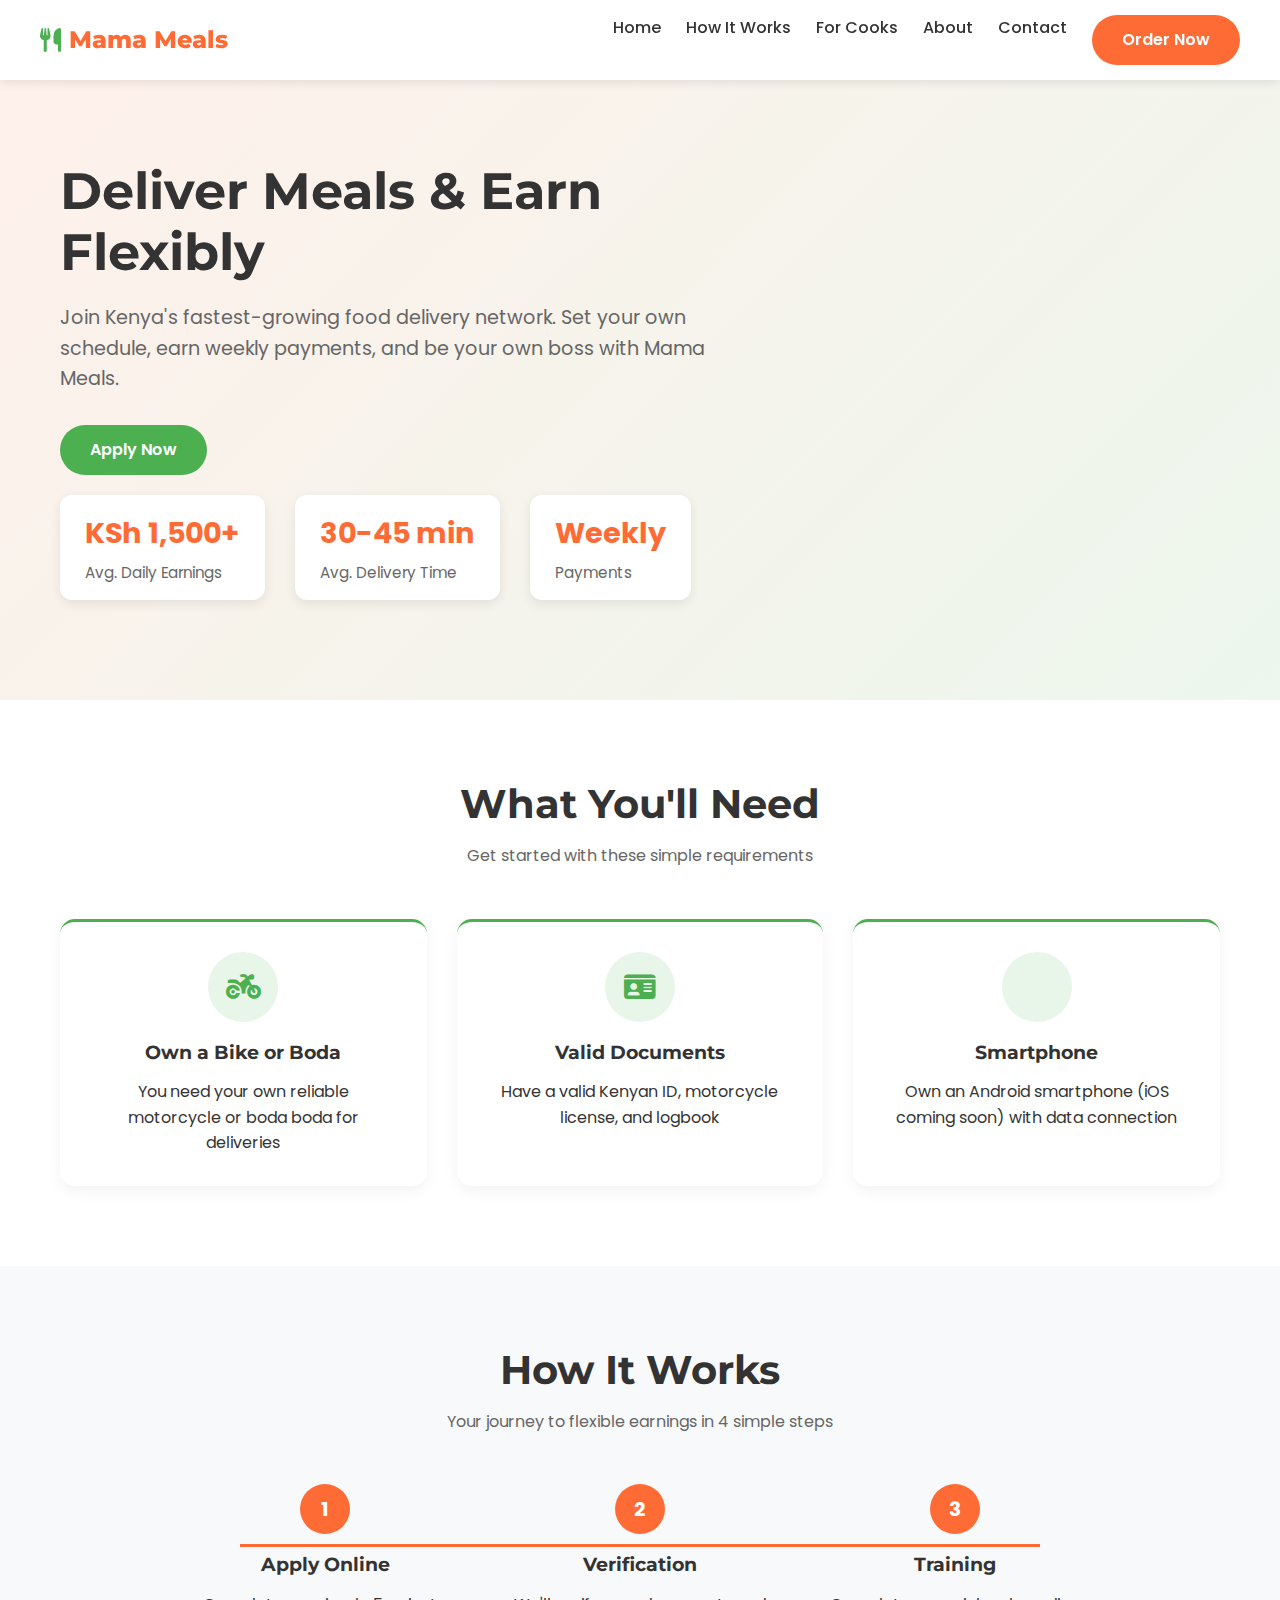
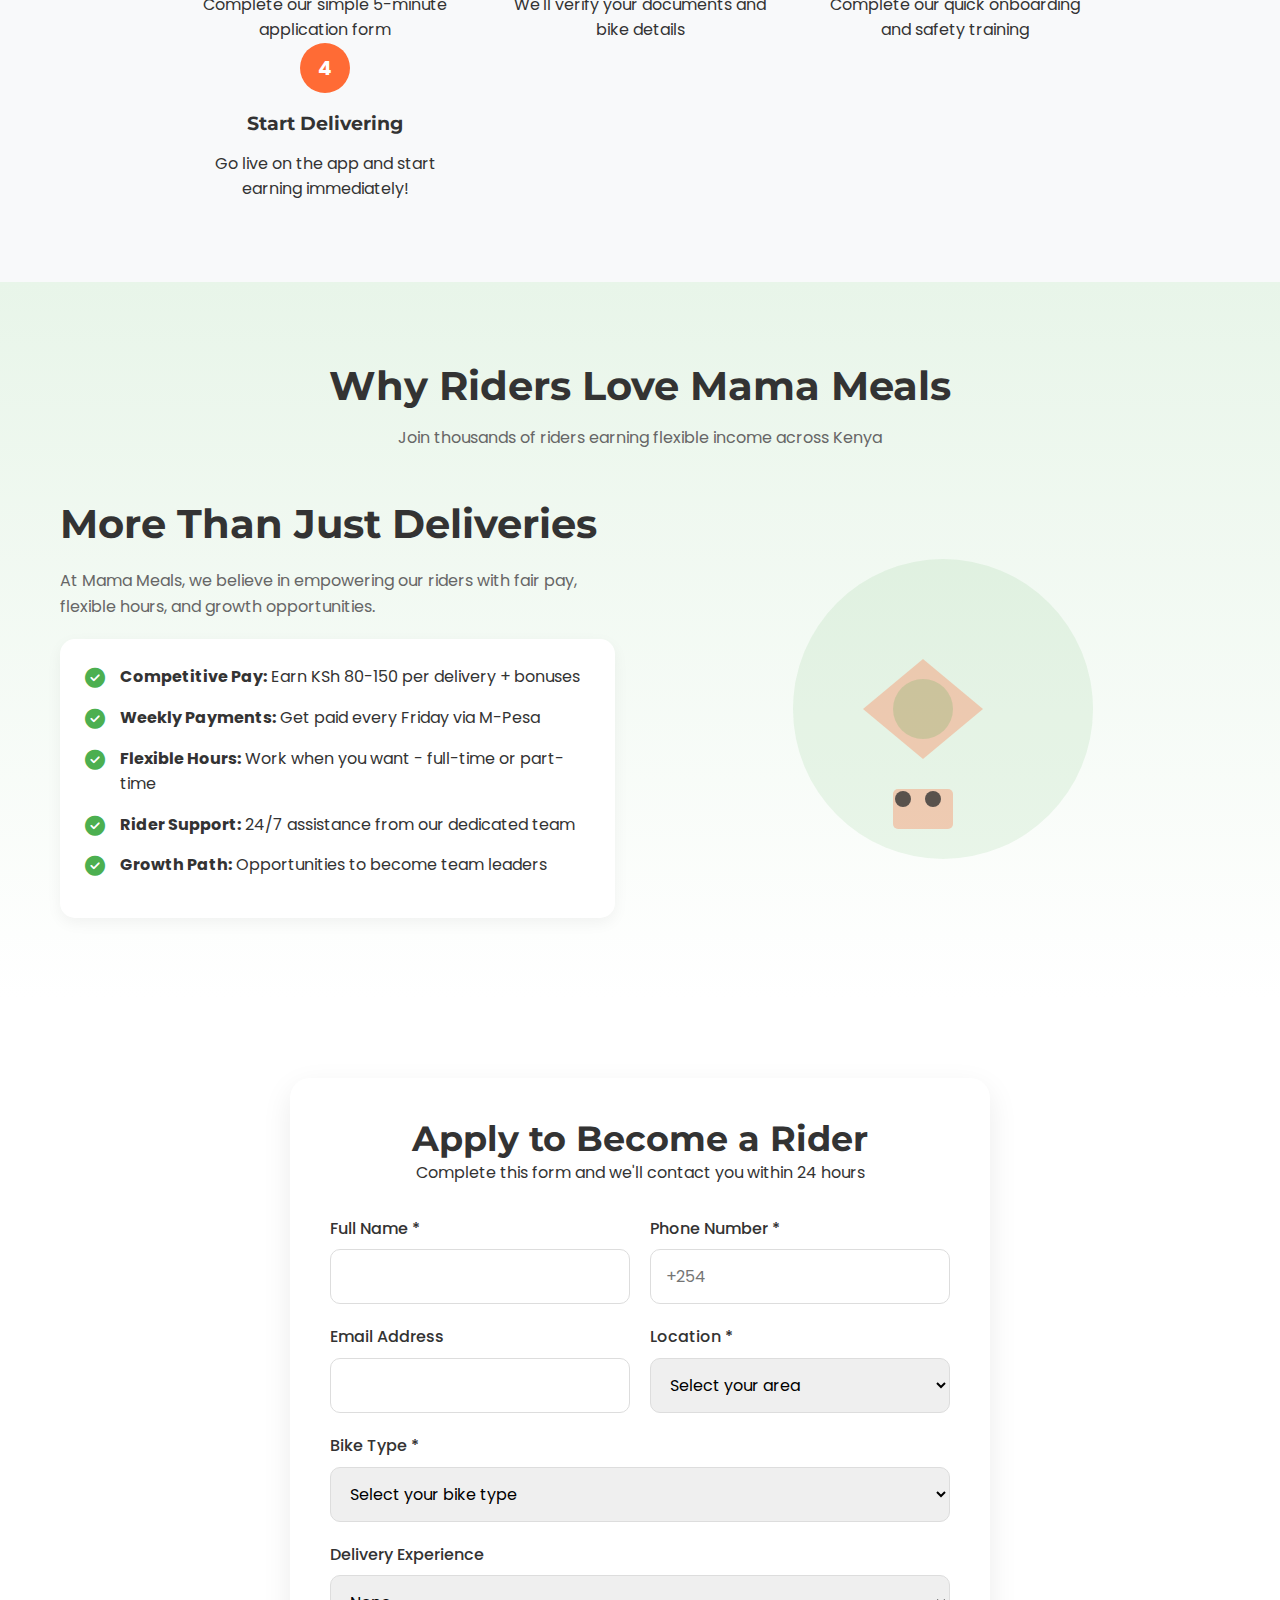
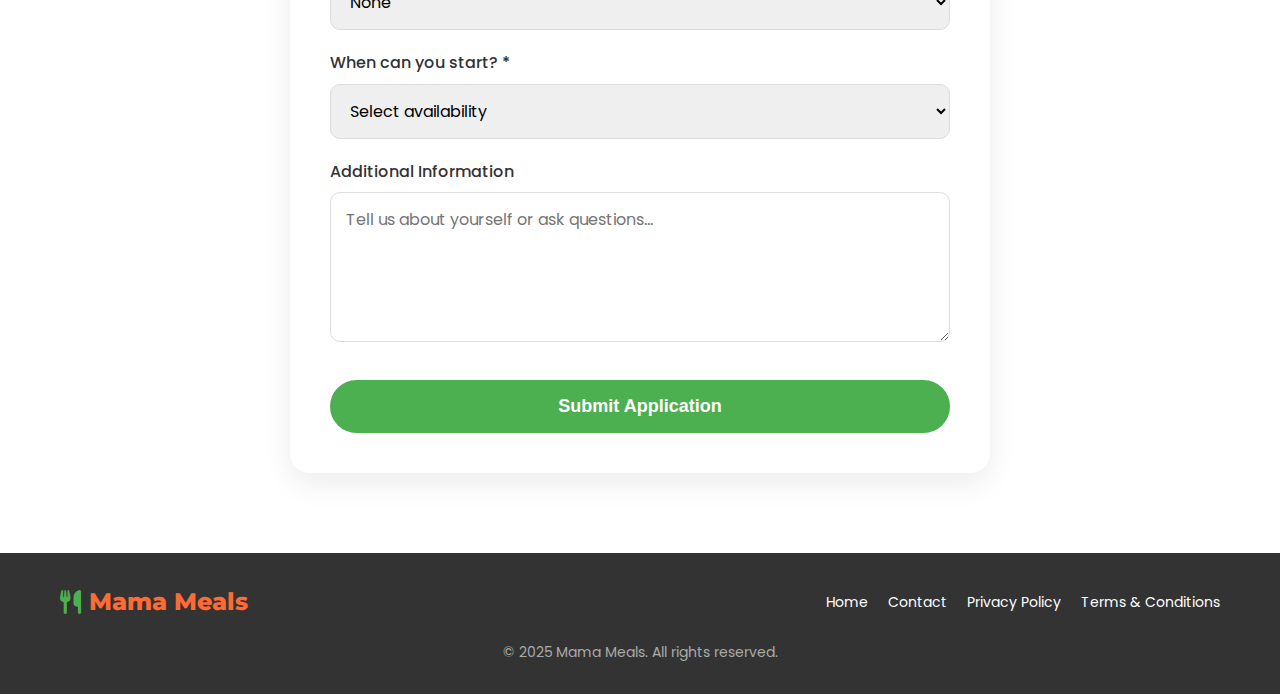
<file: Pages/Homepage/rider-signup.html>
<!DOCTYPE html>
<html lang="en">
<head>
  <meta charset="UTF-8">
  <meta name="viewport" content="width=device-width, initial-scale=1.0">
  <title>Join as a Rider - Mama Meals</title>
  <link rel="stylesheet" href="https://cdnjs.cloudflare.com/ajax/libs/font-awesome/6.4.0/css/all.min.css">
  <link href="https://fonts.googleapis.com/css2?family=Poppins:wght@300;400;500;600;700&family=Montserrat:wght@700;800&display=swap" rel="stylesheet">
  <style>
    :root {
      --orange: #FF6B35;
      --green: #4CAF50;
      --light-green: #E8F5E9;
      --dark-green: #2E7D32;
      --white: #FFFFFF;
      --light-gray: #F8F9FA;
      --dark-gray: #333333;
      --medium-gray: #666666;
    }
    
    * {
      margin: 0;
      padding: 0;
      box-sizing: border-box;
    }
    
    body {
      font-family: 'Poppins', sans-serif;
      color: var(--dark-gray);
      line-height: 1.6;
      background-color: var(--white);
      overflow-x: hidden;
    }
    
    h1, h2, h3, h4 {
      font-family: 'Montserrat', sans-serif;
      font-weight: 700;
      line-height: 1.2;
    }
    
    .container {
      width: 100%;
      max-width: 1200px;
      margin: 0 auto;
      padding: 0 20px;
    }
    
    .btn {
      display: inline-block;
      padding: 12px 30px;
      background-color: var(--orange);
      color: var(--white);
      text-decoration: none;
      border-radius: 50px;
      font-weight: 600;
      transition: all 0.3s ease;
      border: none;
      cursor: pointer;
      font-size: 16px;
    }
    
    .btn:hover {
      background-color: #e05a2a;
      transform: translateY(-2px);
      box-shadow: 0 4px 8px rgba(0,0,0,0.1);
    }
    
    .btn-green {
      background-color: var(--green);
    }
    
    .btn-green:hover {
      background-color: var(--dark-green);
    }
    
    /* Header Styles */
    header {
      background-color: var(--white);
      box-shadow: 0 2px 10px rgba(0,0,0,0.1);
      position: fixed;
      width: 100%;
      top: 0;
      z-index: 1000;
    }
    
    .header-container {
      display: flex;
      justify-content: space-between;
      align-items: center;
      padding: 15px 0;
    }
    
    .logo {
      font-family: 'Montserrat', sans-serif;
      font-size: 24px;
      font-weight: 800;
      color: var(--orange);
      text-decoration: none;
      display: flex;
      align-items: center;
    }
    
    .logo i {
      margin-right: 8px;
      color: var(--green);
    }
    
    nav ul {
      display: flex;
      list-style: none;
    }
    
    nav ul li {
      margin-left: 25px;
    }
    
    nav ul li a {
      text-decoration: none;
      color: var(--dark-gray);
      font-weight: 500;
      transition: color 0.3s;
    }
    
    nav ul li a:hover {
      color: var(--orange);
    }
    
    .mobile-menu-btn {
      display: none;
      background: none;
      border: none;
      font-size: 24px;
      color: var(--dark-gray);
      cursor: pointer;
    }
    
    /* Hero Section */
    .hero {
      background: linear-gradient(135deg, rgba(255,107,53,0.1) 0%, rgba(76,175,80,0.1) 100%);
      padding: 160px 0 100px;
      position: relative;
      overflow: hidden;
    }
    
    .hero-content {
      max-width: 650px;
      position: relative;
      z-index: 2;
    }
    
    .hero h1 {
      font-size: 3.2rem;
      margin-bottom: 20px;
      color: var(--dark-gray);
    }
    
    .hero p {
      font-size: 1.2rem;
      margin-bottom: 30px;
      color: var(--medium-gray);
    }
    
    .hero-stats {
      display: flex;
      gap: 30px;
      margin-top: 20px;
    }
    
    .stat-box {
      background: var(--white);
      padding: 15px 25px;
      border-radius: 12px;
      box-shadow: 0 4px 12px rgba(0,0,0,0.08);
    }
    
    .stat-value {
      font-size: 1.8rem;
      font-weight: 700;
      color: var(--orange);
      margin-bottom: 5px;
    }
    
    .stat-label {
      font-size: 0.95rem;
      color: var(--medium-gray);
    }
    
    /* Requirements Section */
    .requirements {
      padding: 80px 0;
      background-color: var(--white);
    }
    
    .section-title {
      text-align: center;
      margin-bottom: 50px;
    }
    
    .section-title h2 {
      font-size: 2.5rem;
      margin-bottom: 15px;
      color: var(--dark-gray);
    }
    
    .section-title p {
      color: var(--medium-gray);
      max-width: 600px;
      margin: 0 auto;
    }
    
    .requirements-grid {
      display: grid;
      grid-template-columns: repeat(auto-fit, minmax(280px, 1fr));
      gap: 30px;
    }
    
    .requirement-card {
      background: var(--white);
      border-radius: 15px;
      padding: 30px;
      text-align: center;
      box-shadow: 0 5px 15px rgba(0,0,0,0.05);
      border-top: 3px solid var(--green);
    }
    
    .requirement-icon {
      width: 70px;
      height: 70px;
      background: var(--light-green);
      border-radius: 50%;
      display: flex;
      align-items: center;
      justify-content: center;
      margin: 0 auto 20px;
      color: var(--green);
      font-size: 28px;
    }
    
    .requirement-card h3 {
      margin-bottom: 15px;
      color: var(--dark-gray);
    }
    
    /* How It Works */
    .how-it-works {
      padding: 80px 0;
      background-color: var(--light-gray);
    }
    
    .steps {
      display: flex;
      justify-content: space-between;
      flex-wrap: wrap;
      max-width: 900px;
      margin: 0 auto;
      position: relative;
    }
    
    .steps::before {
      content: "";
      position: absolute;
      top: 60px;
      left: 50px;
      right: 50px;
      height: 3px;
      background: var(--orange);
      z-index: 1;
    }
    
    .step {
      text-align: center;
      width: 30%;
      position: relative;
      z-index: 2;
    }
    
    .step-number {
      width: 50px;
      height: 50px;
      background: var(--orange);
      color: var(--white);
      border-radius: 50%;
      display: flex;
      align-items: center;
      justify-content: center;
      margin: 0 auto 20px;
      font-weight: 700;
      font-size: 20px;
    }
    
    .step h3 {
      margin-bottom: 15px;
      color: var(--dark-gray);
    }
    
    /* Earnings Section */
    .earnings {
      padding: 80px 0;
      background: linear-gradient(to bottom, var(--light-green), var(--white));
    }
    
    .earnings-content {
      display: flex;
      align-items: center;
      gap: 50px;
      margin-top: 40px;
    }
    
    .earnings-text {
      flex: 1;
    }
    
    .earnings-text h2 {
      font-size: 2.5rem;
      margin-bottom: 20px;
      color: var(--dark-gray);
    }
    
    .earnings-text p {
      margin-bottom: 20px;
      color: var(--medium-gray);
    }
    
    .earnings-highlights {
      background: var(--white);
      padding: 25px;
      border-radius: 15px;
      box-shadow: 0 5px 15px rgba(0,0,0,0.05);
    }
    
    .highlight-item {
      display: flex;
      align-items: flex-start;
      margin-bottom: 15px;
    }
    
    .highlight-icon {
      color: var(--green);
      margin-right: 15px;
      font-size: 20px;
      margin-top: 4px;
    }
    
    .earnings-illustration {
      flex: 1;
      display: flex;
      justify-content: center;
    }
    
    .illustration {
      width: 100%;
      max-width: 400px;
    }
    
    /* Application Form */
    .application {
      padding: 80px 0;
      background-color: var(--white);
    }
    
    .form-container {
      max-width: 700px;
      margin: 0 auto;
      background: var(--white);
      padding: 40px;
      border-radius: 20px;
      box-shadow: 0 10px 30px rgba(0,0,0,0.08);
    }
    
    .form-title {
      text-align: center;
      margin-bottom: 30px;
    }
    
    .form-title h2 {
      font-size: 2.2rem;
      color: var(--dark-gray);
    }
    
    .form-group {
      margin-bottom: 20px;
    }
    
    .form-row {
      display: flex;
      gap: 20px;
    }
    
    .form-row .form-group {
      flex: 1;
    }
    
    label {
      display: block;
      margin-bottom: 8px;
      font-weight: 500;
      color: var(--dark-gray);
    }
    
    input,
    select,
    textarea {
      width: 100%;
      padding: 14px 15px;
      border: 1px solid #ddd;
      border-radius: 10px;
      font-family: 'Poppins', sans-serif;
      font-size: 16px;
    }
    
    textarea {
      height: 150px;
      resize: vertical;
    }
    
    .submit-btn {
      width: 100%;
      padding: 16px;
      font-size: 18px;
      margin-top: 10px;
    }
    
    /* Footer */
    footer {
      background-color: var(--dark-gray);
      color: var(--white);
      padding: 30px 0;
    }
    
    .footer-content {
      display: flex;
      justify-content: space-between;
      flex-wrap: wrap;
      align-items: center;
    }
    
    .footer-links {
      display: flex;
      gap: 20px;
    }
    
    .footer-links a {
      color: var(--white);
      text-decoration: none;
      font-size: 14px;
      transition: color 0.3s;
    }
    
    .footer-links a:hover {
      color: var(--orange);
    }
    
    .copyright {
      font-size: 14px;
      color: #aaa;
      margin-top: 20px;
      text-align: center;
      width: 100%;
    }
    
    /* Responsive Design */
    @media (max-width: 992px) {
      .hero h1 {
        font-size: 2.8rem;
      }
      
      .earnings-content {
        flex-direction: column;
      }
      
      .steps::before {
        display: none;
      }
      
      .step {
        width: 100%;
        margin-bottom: 40px;
      }
    }
    
    @media (max-width: 768px) {
      .mobile-menu-btn {
        display: block;
      }
      
      nav {
        position: fixed;
        top: 70px;
        left: 0;
        background: var(--white);
        width: 100%;
        padding: 20px;
        box-shadow: 0 5px 10px rgba(0,0,0,0.1);
        transform: translateY(-150%);
        transition: transform 0.3s ease;
      }
      
      nav.active {
        transform: translateY(0);
      }
      
      nav ul {
        flex-direction: column;
      }
      
      nav ul li {
        margin: 10px 0;
      }
      
      .hero {
        padding: 140px 0 80px;
      }
      
      .hero-content {
        text-align: center;
        max-width: 100%;
      }
      
      .hero h1 {
        font-size: 2.3rem;
      }
      
      .hero-stats {
        flex-direction: column;
        gap: 15px;
      }
      
      .section-title h2 {
        font-size: 2rem;
      }
      
      .form-row {
        flex-direction: column;
        gap: 0;
      }
    }
    
    @media (max-width: 480px) {
      .hero h1 {
        font-size: 2rem;
      }
      
      .btn {
        padding: 10px 20px;
        font-size: 14px;
      }
      
      .footer-content {
        flex-direction: column;
        gap: 20px;
      }
      
      .copyright {
        margin-top: 10px;
      }
      
      .form-container {
        padding: 25px 20px;
      }
    }
  </style>
</head>
<body>
  <!-- Header -->
  <header>
    <div class="container header-container">
      <a href="index.html" class="logo">
        <i class="fas fa-utensils"></i>
        Mama Meals
      </a>
      <button class="mobile-menu-btn" id="mobileMenuBtn">
        <i class="fas fa-bars"></i>
      </button>
      <nav id="mainNav">
        <ul>
          <li><a href="index.html">Home</a></li>
          <li><a href="index.html#how-it-works">How It Works</a></li>
          <li><a href="cook-signup.html">For Cooks</a></li>
          <li><a href="index.html#about">About</a></li>
          <li><a href="index.html#contact">Contact</a></li>
          <li><a href="index.html" class="btn">Order Now</a></li>
        </ul>
      </nav>
    </div>
  </header>

  <!-- Hero Section -->
  <section class="hero">
    <div class="container">
      <div class="hero-content">
        <h1>Deliver Meals & Earn Flexibly</h1>
        <p>Join Kenya's fastest-growing food delivery network. Set your own schedule, earn weekly payments, and be your own boss with Mama Meals.</p>
        <a href="#apply" class="btn btn-green">Apply Now</a>
        
        <div class="hero-stats">
          <div class="stat-box">
            <div class="stat-value">KSh 1,500+</div>
            <div class="stat-label">Avg. Daily Earnings</div>
          </div>
          <div class="stat-box">
            <div class="stat-value">30-45 min</div>
            <div class="stat-label">Avg. Delivery Time</div>
          </div>
          <div class="stat-box">
            <div class="stat-value">Weekly</div>
            <div class="stat-label">Payments</div>
          </div>
        </div>
      </div>
    </div>
  </section>

  <!-- Requirements Section -->
  <section class="requirements">
    <div class="container">
      <div class="section-title">
        <h2>What You'll Need</h2>
        <p>Get started with these simple requirements</p>
      </div>
      <div class="requirements-grid">
        <div class="requirement-card">
          <div class="requirement-icon">
            <i class="fas fa-motorcycle"></i>
          </div>
          <h3>Own a Bike or Boda</h3>
          <p>You need your own reliable motorcycle or boda boda for deliveries</p>
        </div>
        <div class="requirement-card">
          <div class="requirement-icon">
            <i class="fas fa-id-card"></i>
          </div>
          <h3>Valid Documents</h3>
          <p>Have a valid Kenyan ID, motorcycle license, and logbook</p>
        </div>
        <div class="requirement-card">
          <div class="requirement-icon">
            <i class="fas fa-smartphone"></i>
          </div>
          <h3>Smartphone</h3>
          <p>Own an Android smartphone (iOS coming soon) with data connection</p>
        </div>
      </div>
    </div>
  </section>

  <!-- How It Works -->
  <section class="how-it-works">
    <div class="container">
      <div class="section-title">
        <h2>How It Works</h2>
        <p>Your journey to flexible earnings in 4 simple steps</p>
      </div>
      <div class="steps">
        <div class="step">
          <div class="step-number">1</div>
          <h3>Apply Online</h3>
          <p>Complete our simple 5-minute application form</p>
        </div>
        <div class="step">
          <div class="step-number">2</div>
          <h3>Verification</h3>
          <p>We'll verify your documents and bike details</p>
        </div>
        <div class="step">
          <div class="step-number">3</div>
          <h3>Training</h3>
          <p>Complete our quick onboarding and safety training</p>
        </div>
        <div class="step">
          <div class="step-number">4</div>
          <h3>Start Delivering</h3>
          <p>Go live on the app and start earning immediately!</p>
        </div>
      </div>
    </div>
  </section>

  <!-- Earnings Section -->
  <section class="earnings">
    <div class="container">
      <div class="section-title">
        <h2>Why Riders Love Mama Meals</h2>
        <p>Join thousands of riders earning flexible income across Kenya</p>
      </div>
      <div class="earnings-content">
        <div class="earnings-text">
          <h2>More Than Just Deliveries</h2>
          <p>At Mama Meals, we believe in empowering our riders with fair pay, flexible hours, and growth opportunities.</p>
          
          <div class="earnings-highlights">
            <div class="highlight-item">
              <i class="fas fa-check-circle highlight-icon"></i>
              <div><strong>Competitive Pay:</strong> Earn KSh 80-150 per delivery + bonuses</div>
            </div>
            <div class="highlight-item">
              <i class="fas fa-check-circle highlight-icon"></i>
              <div><strong>Weekly Payments:</strong> Get paid every Friday via M-Pesa</div>
            </div>
            <div class="highlight-item">
              <i class="fas fa-check-circle highlight-icon"></i>
              <div><strong>Flexible Hours:</strong> Work when you want - full-time or part-time</div>
            </div>
            <div class="highlight-item">
              <i class="fas fa-check-circle highlight-icon"></i>
              <div><strong>Rider Support:</strong> 24/7 assistance from our dedicated team</div>
            </div>
            <div class="highlight-item">
              <i class="fas fa-check-circle highlight-icon"></i>
              <div><strong>Growth Path:</strong> Opportunities to become team leaders</div>
            </div>
          </div>
        </div>
        <div class="earnings-illustration">
          <svg viewBox="0 0 400 400" xmlns="http://www.w3.org/2000/svg" class="illustration">
            <circle cx="200" cy="200" r="150" fill="#4CAF50" opacity="0.1"/>
            <path d="M120 200 L180 150 L240 200 L180 250 Z" fill="#FF6B35" opacity="0.3"/>
            <circle cx="180" cy="200" r="30" fill="#4CAF50" opacity="0.2"/>
            <rect x="150" y="280" width="60" height="40" rx="5" fill="#FF6B35" opacity="0.3"/>
            <circle cx="160" cy="290" r="8" fill="#333" opacity="0.8"/>
            <circle cx="190" cy="290" r="8" fill="#333" opacity="0.8"/>
          </svg>
        </div>
      </div>
    </div>
  </section>

  <!-- Application Form -->
  <section class="application" id="apply">
    <div class="container">
      <div class="form-container">
        <div class="form-title">
          <h2>Apply to Become a Rider</h2>
          <p>Complete this form and we'll contact you within 24 hours</p>
        </div>
        <form id="riderApplicationForm">
          <div class="form-row">
            <div class="form-group">
              <label for="fullName">Full Name *</label>
              <input type="text" id="fullName" required>
            </div>
            <div class="form-group">
              <label for="phone">Phone Number *</label>
              <input type="tel" id="phone" placeholder="+254" required>
            </div>
          </div>
          
          <div class="form-row">
            <div class="form-group">
              <label for="email">Email Address</label>
              <input type="email" id="email">
            </div>
            <div class="form-group">
              <label for="location">Location *</label>
              <select id="location" required>
                <option value="">Select your area</option>
                <option value="nairobi">Nairobi</option>
                <option value="mombasa">Mombasa</option>
                <option value="kisumu">Kisumu</option>
                <option value="nakuru">Nakuru</option>
                <option value="eldoret">Eldoret</option>
                <option value="other">Other</option>
              </select>
            </div>
          </div>
          
          <div class="form-group">
            <label for="bikeType">Bike Type *</label>
            <select id="bikeType" required>
              <option value="">Select your bike type</option>
              <option value="bajaj">Bajaj Boxer</option>
              <option value="boxer">Boxer BM</option>
              <option value="tuktuk">Tuk-Tuk</option>
              <option value="motorcycle">Other Motorcycle</option>
            </select>
          </div>
          
          <div class="form-group">
            <label for="experience">Delivery Experience</label>
              <select id="experience">
                <option value="none">None</option>
                <option value="1-6">1-6 months</option>
                <option value="6-12">6-12 months</option>
                <option value="12+">1+ years</option>
              </select>
          </div>
          
          <div class="form-group">
            <label for="availability">When can you start? *</label>
            <select id="availability" required>
              <option value="">Select availability</option>
              <option value="immediately">Immediately</option>
              <option value="1-week">Within 1 week</option>
              <option value="2-weeks">Within 2 weeks</option>
              <option value="1-month">Within 1 month</option>
            </select>
          </div>
          
          <div class="form-group">
            <label for="message">Additional Information</label>
            <textarea id="message" placeholder="Tell us about yourself or ask questions..."></textarea>
          </div>
          
          <button type="submit" class="btn btn-green submit-btn">Submit Application</button>
        </form>
      </div>
    </div>
  </section>

  <!-- Footer -->
  <footer>
    <div class="container">
      <div class="footer-content">
        <div class="logo">
          <i class="fas fa-utensils"></i>
          Mama Meals
        </div>
        <div class="footer-links">
          <a href="index.html">Home</a>
          <a href="index.html#contact">Contact</a>
          <a href="#">Privacy Policy</a>
          <a href="#">Terms & Conditions</a>
        </div>
      </div>
      <div class="copyright">
        &copy; 2025 Mama Meals. All rights reserved.
      </div>
    </div>
  </footer>

  <script>
    // Mobile menu toggle
    const mobileMenuBtn = document.getElementById('mobileMenuBtn');
    const mainNav = document.getElementById('mainNav');
    
    mobileMenuBtn.addEventListener('click', () => {
      mainNav.classList.toggle('active');
    });
    
    // Form submission
    const form = document.getElementById('riderApplicationForm');
    if(form) {
      form.addEventListener('submit', function(e) {
        e.preventDefault();
        
        // Get form values
        const fullName = document.getElementById('fullName').value;
        const phone = document.getElementById('phone').value;
        
        // Simple validation
        if(!fullName || !phone) {
          alert('Please fill in all required fields');
          return;
        }
        
        // In a real app, you would send this to your server
        alert(`Thank you ${fullName}! Your application has been submitted successfully. We'll contact you at ${phone} within 24 hours.`);
        form.reset();
      });
    }
    
    // Close mobile menu when clicking outside
    document.addEventListener('click', (e) => {
      if(mainNav && !mainNav.contains(e.target) && !mobileMenuBtn.contains(e.target)) {
        mainNav.classList.remove('active');
      }
    });
  </script>
</body>
</html>
</file>
